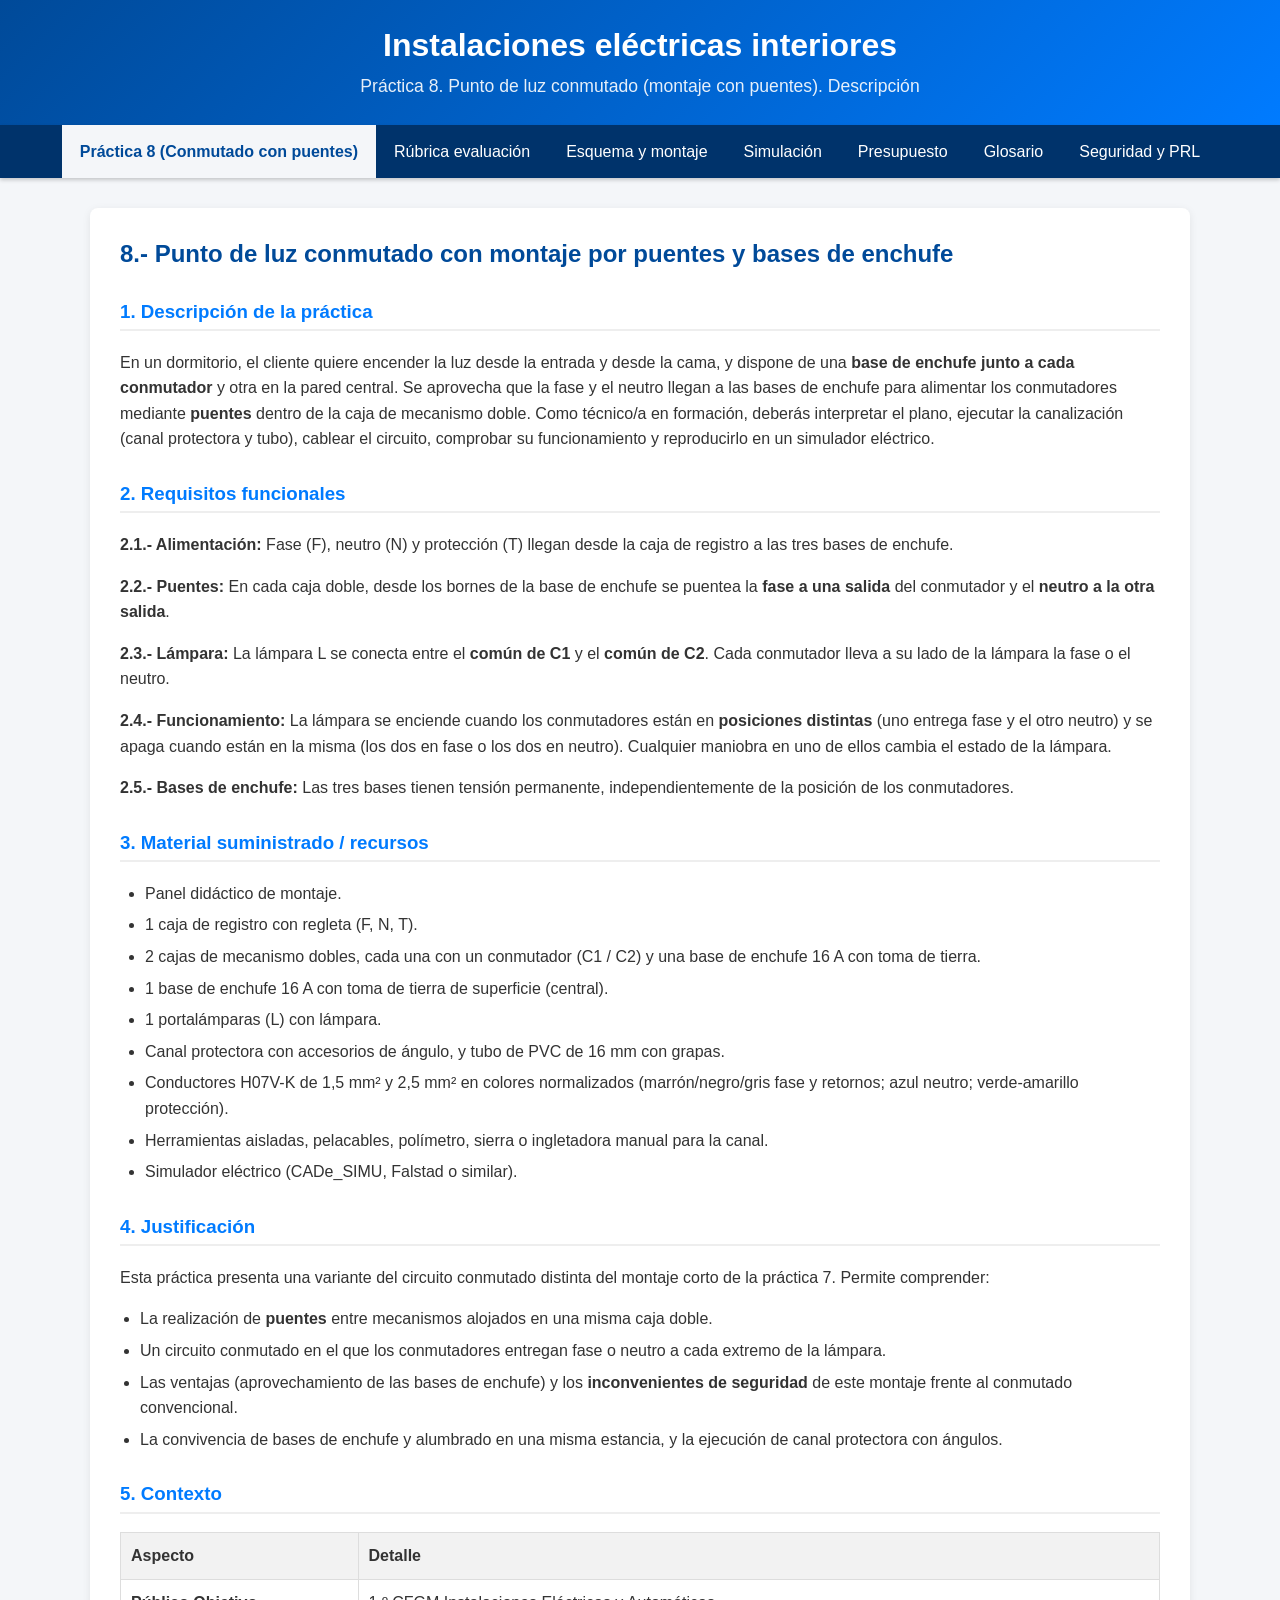
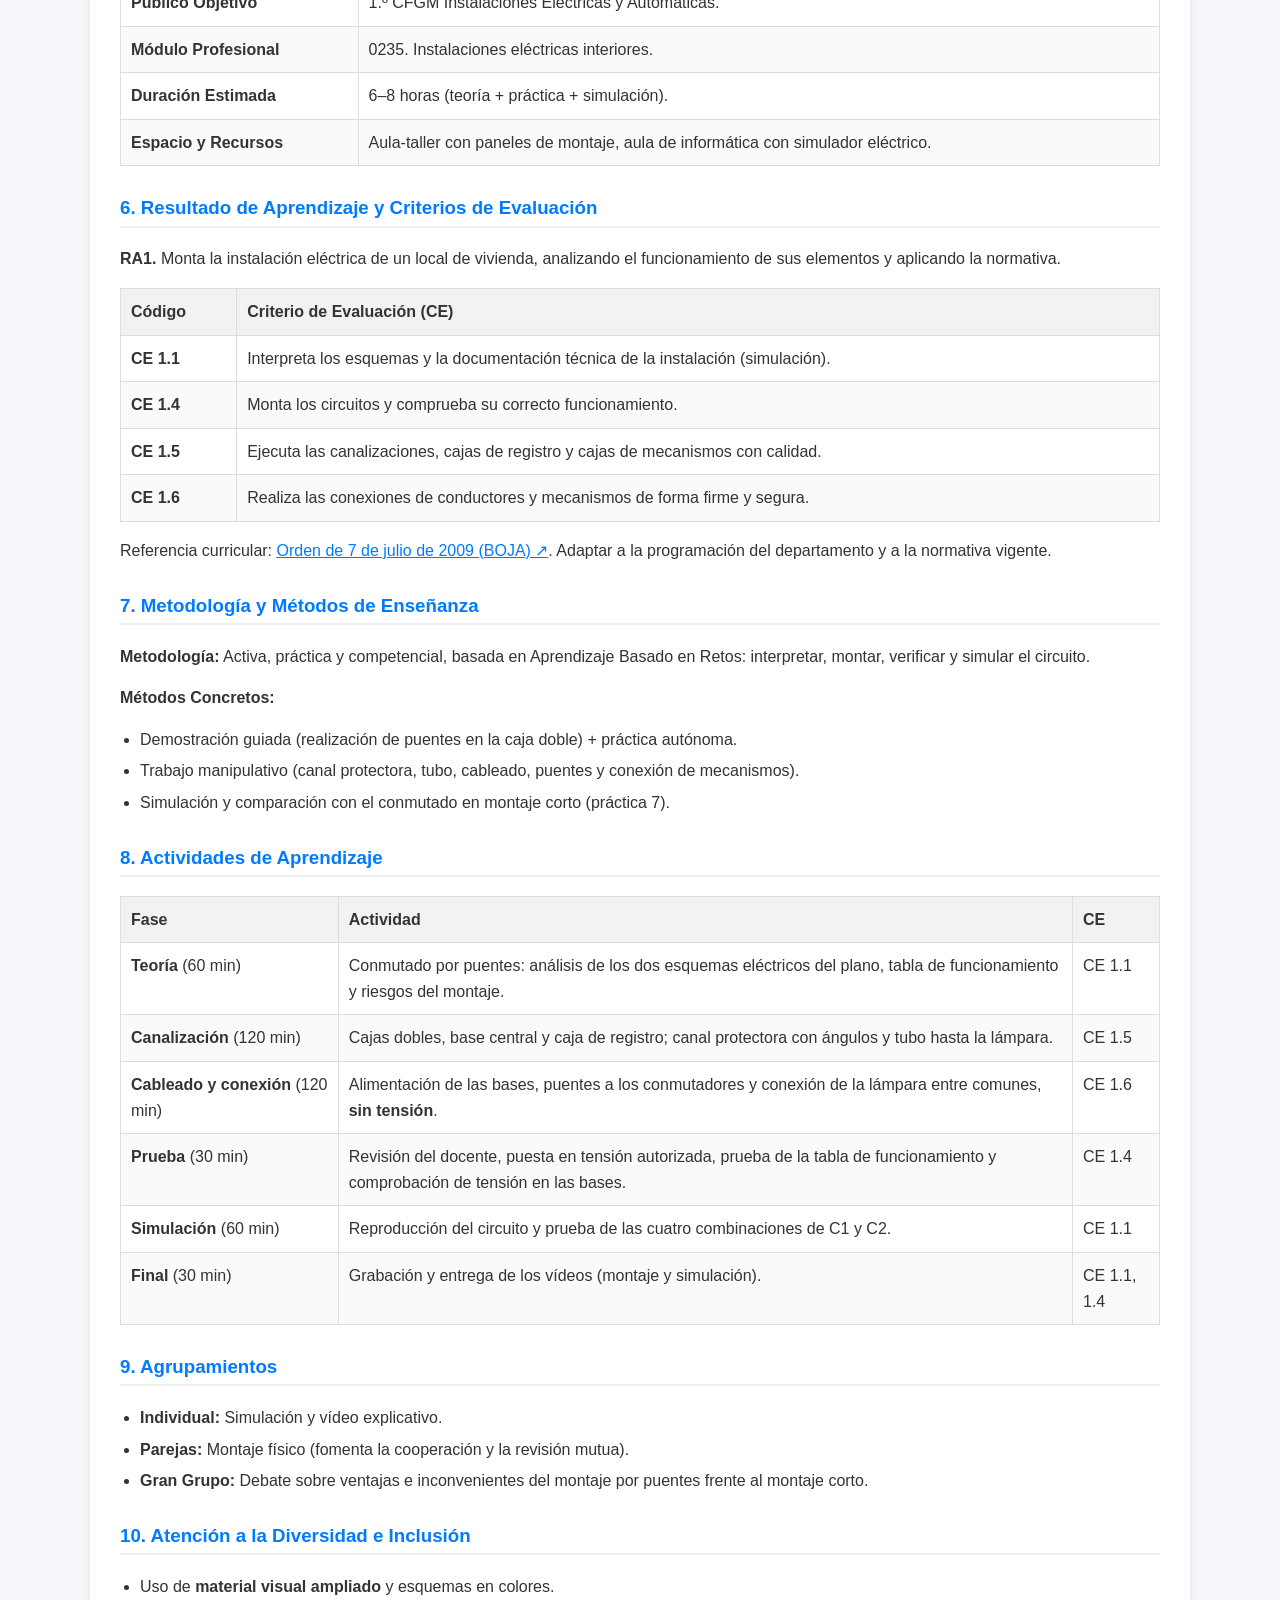
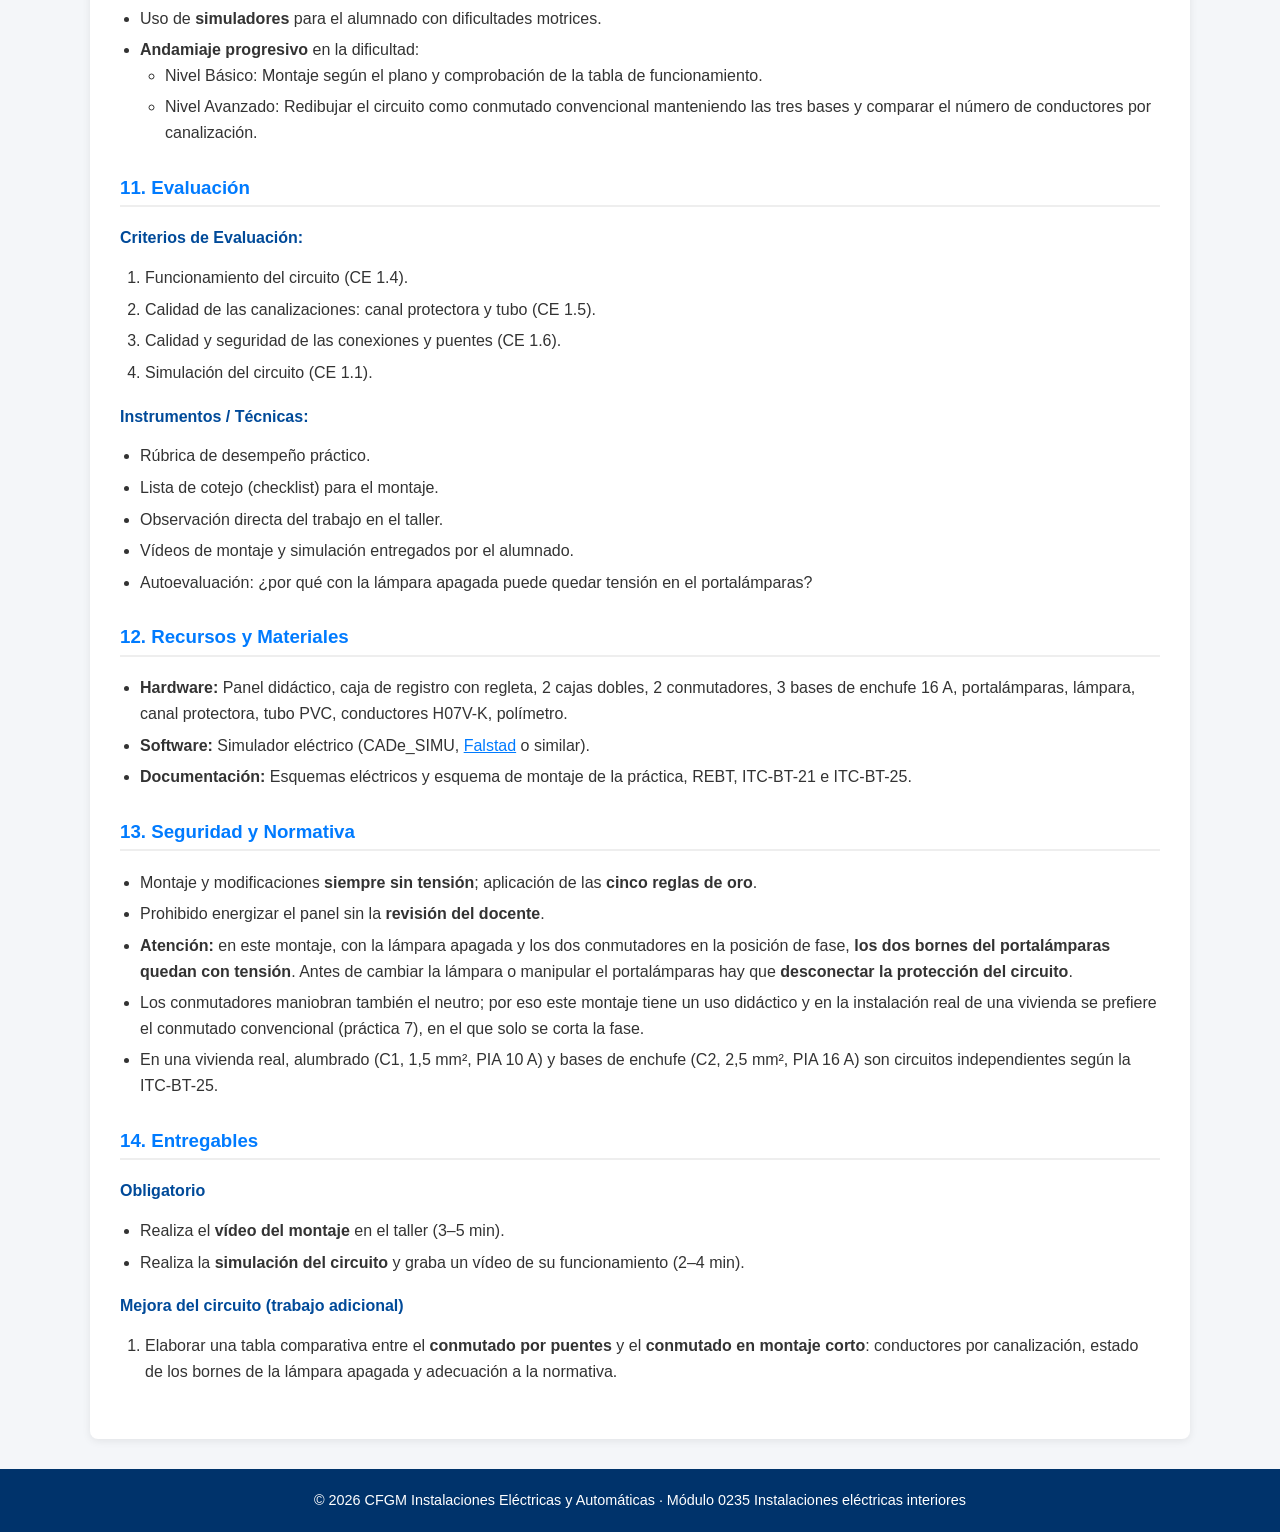
<file: index.html>
<!DOCTYPE html>
<html lang="es">
<head>
    <meta charset="UTF-8">
    <meta name="viewport" content="width=device-width, initial-scale=1.0">
    <title>Práctica 8. Punto de luz conmutado (montaje con puentes). Descripción</title>
    <link rel="stylesheet" href="css/estilos.css">
</head>
<body>

    <header>
        <h1>Instalaciones eléctricas interiores</h1>
        <p>Práctica 8. Punto de luz conmutado (montaje con puentes). Descripción</p>
    </header>

    <nav>
        <ul>
            <li class="active"><a href="index.html">Práctica 8 (Conmutado con puentes)</a></li>
            <li><a href="rubrica_8.html">Rúbrica evaluación</a></li>
            <li><a href="esquema_8.html">Esquema y montaje</a></li>
            <li><a href="simulacion_8.html">Simulación</a></li>
            <li><a href="presupuesto.html">Presupuesto</a></li>
            <li><a href="glosario.html">Glosario</a></li>
            <li><a href="prl.html">Seguridad y PRL</a></li>
        </ul>
    </nav>

    <div class="container">

        <h2>8.- Punto de luz conmutado con montaje por puentes y bases de enchufe</h2>

        <div class="section">
            <h3 class="section-header">1. Descripción de la práctica</h3>
            <p>En un dormitorio, el cliente quiere encender la luz desde la entrada y desde la cama, y dispone de una <strong>base de enchufe junto a cada conmutador</strong> y otra en la pared central.
Se aprovecha que la fase y el neutro llegan a las bases de enchufe para alimentar los conmutadores mediante <strong>puentes</strong> dentro de la caja de mecanismo doble.
Como técnico/a en formación, deberás interpretar el plano, ejecutar la canalización (canal protectora y tubo), cablear el circuito, comprobar su funcionamiento y reproducirlo en un simulador eléctrico.</p>

            <h3 class="section-header">2. Requisitos funcionales</h3>
            <p><strong>2.1.- Alimentación:</strong> Fase (F), neutro (N) y protección (T) llegan desde la caja de registro a las tres bases de enchufe.</p>
            <p><strong>2.2.- Puentes:</strong> En cada caja doble, desde los bornes de la base de enchufe se puentea la <strong>fase a una salida</strong> del conmutador y el <strong>neutro a la otra salida</strong>.</p>
            <p><strong>2.3.- Lámpara:</strong> La lámpara L se conecta entre el <strong>común de C1</strong> y el <strong>común de C2</strong>. Cada conmutador lleva a su lado de la lámpara la fase o el neutro.</p>
            <p><strong>2.4.- Funcionamiento:</strong> La lámpara se enciende cuando los conmutadores están en <strong>posiciones distintas</strong> (uno entrega fase y el otro neutro) y se apaga cuando están en la misma (los dos en fase o los dos en neutro). Cualquier maniobra en uno de ellos cambia el estado de la lámpara.</p>
            <p><strong>2.5.- Bases de enchufe:</strong> Las tres bases tienen tensión permanente, independientemente de la posición de los conmutadores.</p>

            <h3 class="section-header">3. Material suministrado / recursos</h3>
            <ul>
                <li>Panel didáctico de montaje.</li>
                <li>1 caja de registro con regleta (F, N, T).</li>
                <li>2 cajas de mecanismo dobles, cada una con un conmutador (C1 / C2) y una base de enchufe 16 A con toma de tierra.</li>
                <li>1 base de enchufe 16 A con toma de tierra de superficie (central).</li>
                <li>1 portalámparas (L) con lámpara.</li>
                <li>Canal protectora con accesorios de ángulo, y tubo de PVC de 16 mm con grapas.</li>
                <li>Conductores H07V-K de 1,5 mm² y 2,5 mm² en colores normalizados (marrón/negro/gris fase y retornos; azul neutro; verde-amarillo protección).</li>
                <li>Herramientas aisladas, pelacables, polímetro, sierra o ingletadora manual para la canal.</li>
                <li>Simulador eléctrico (CADe_SIMU, Falstad o similar).</li>
            </ul>
        </div>

        <div class="section">
            <h3 class="section-header">4. Justificación</h3>
            <p>Esta práctica presenta una variante del circuito conmutado distinta del montaje corto de la práctica 7. Permite comprender:</p>
            <ul class="list-indented">
                <li>La realización de <strong>puentes</strong> entre mecanismos alojados en una misma caja doble.</li>
                <li>Un circuito conmutado en el que los conmutadores entregan fase o neutro a cada extremo de la lámpara.</li>
                <li>Las ventajas (aprovechamiento de las bases de enchufe) y los <strong>inconvenientes de seguridad</strong> de este montaje frente al conmutado convencional.</li>
                <li>La convivencia de bases de enchufe y alumbrado en una misma estancia, y la ejecución de canal protectora con ángulos.</li>
            </ul>
        </div>

        <div class="section">
            <h3 class="section-header">5. Contexto</h3>
            <table>
                <thead><tr><th>Aspecto</th><th>Detalle</th></tr></thead>
                <tbody>
                    <tr><td><strong>Público Objetivo</strong></td><td>1.º CFGM Instalaciones Eléctricas y Automáticas.</td></tr>
                    <tr><td><strong>Módulo Profesional</strong></td><td>0235. Instalaciones eléctricas interiores.</td></tr>
                    <tr><td><strong>Duración Estimada</strong></td><td>6–8 horas (teoría + práctica + simulación).</td></tr>
                    <tr><td><strong>Espacio y Recursos</strong></td><td>Aula-taller con paneles de montaje, aula de informática con simulador eléctrico.</td></tr>
                </tbody>
            </table>
        </div>

        <div class="section">
            <h3 class="section-header">6. Resultado de Aprendizaje y Criterios de Evaluación</h3>
            <p><strong>RA1.</strong> Monta la instalación eléctrica de un local de vivienda, analizando el funcionamiento de sus elementos y aplicando la normativa.</p>
            <table>
                <thead><tr><th>Código</th><th>Criterio de Evaluación (CE)</th></tr></thead>
                <tbody>
                    <tr><td><strong>CE 1.1</strong></td><td>Interpreta los esquemas y la documentación técnica de la instalación (simulación).</td></tr>
                    <tr><td><strong>CE 1.4</strong></td><td>Monta los circuitos y comprueba su correcto funcionamiento.</td></tr>
                    <tr><td><strong>CE 1.5</strong></td><td>Ejecuta las canalizaciones, cajas de registro y cajas de mecanismos con calidad.</td></tr>
                    <tr><td><strong>CE 1.6</strong></td><td>Realiza las conexiones de conductores y mecanismos de forma firme y segura.</td></tr>
                </tbody>
            </table>
            <p>Referencia curricular: <a href="https://www.juntadeandalucia.es/boja/2009/164/1" target="_blank" rel="noopener noreferrer">Orden de 7 de julio de 2009 (BOJA) ↗</a>. Adaptar a la programación del departamento y a la normativa vigente.</p>
        </div>

        <div class="section">
            <h3 class="section-header">7. Metodología y Métodos de Enseñanza</h3>
            <p><strong>Metodología:</strong> Activa, práctica y competencial, basada en Aprendizaje Basado en Retos: interpretar, montar, verificar y simular el circuito.</p>
            <p><strong>Métodos Concretos:</strong></p>
            <ul class="list-indented">
                <li>Demostración guiada (realización de puentes en la caja doble) + práctica autónoma.</li>
                <li>Trabajo manipulativo (canal protectora, tubo, cableado, puentes y conexión de mecanismos).</li>
                <li>Simulación y comparación con el conmutado en montaje corto (práctica 7).</li>
            </ul>
        </div>

        <div class="section">
            <h3 class="section-header">8. Actividades de Aprendizaje</h3>
            <table>
                <thead><tr><th>Fase</th><th>Actividad</th><th>CE</th></tr></thead>
                <tbody>
                    <tr><td><strong>Teoría</strong> (60 min)</td><td>Conmutado por puentes: análisis de los dos esquemas eléctricos del plano, tabla de funcionamiento y riesgos del montaje.</td><td>CE 1.1</td></tr>
                    <tr><td><strong>Canalización</strong> (120 min)</td><td>Cajas dobles, base central y caja de registro; canal protectora con ángulos y tubo hasta la lámpara.</td><td>CE 1.5</td></tr>
                    <tr><td><strong>Cableado y conexión</strong> (120 min)</td><td>Alimentación de las bases, puentes a los conmutadores y conexión de la lámpara entre comunes, <strong>sin tensión</strong>.</td><td>CE 1.6</td></tr>
                    <tr><td><strong>Prueba</strong> (30 min)</td><td>Revisión del docente, puesta en tensión autorizada, prueba de la tabla de funcionamiento y comprobación de tensión en las bases.</td><td>CE 1.4</td></tr>
                    <tr><td><strong>Simulación</strong> (60 min)</td><td>Reproducción del circuito y prueba de las cuatro combinaciones de C1 y C2.</td><td>CE 1.1</td></tr>
                    <tr><td><strong>Final</strong> (30 min)</td><td>Grabación y entrega de los vídeos (montaje y simulación).</td><td>CE 1.1, 1.4</td></tr>
                </tbody>
            </table>
        </div>

        <div class="section">
            <h3 class="section-header">9. Agrupamientos</h3>
            <ul class="list-indented">
                <li><strong>Individual:</strong> Simulación y vídeo explicativo.</li>
                <li><strong>Parejas:</strong> Montaje físico (fomenta la cooperación y la revisión mutua).</li>
                <li><strong>Gran Grupo:</strong> Debate sobre ventajas e inconvenientes del montaje por puentes frente al montaje corto.</li>
            </ul>
        </div>

        <div class="section">
            <h3 class="section-header">10. Atención a la Diversidad e Inclusión</h3>
            <ul class="list-indented">
                <li>Uso de <strong>material visual ampliado</strong> y esquemas en colores.</li>
                <li>Uso de <strong>simuladores</strong> para el alumnado con dificultades motrices.</li>
                <li><strong>Andamiaje progresivo</strong> en la dificultad:
                    <ul>
                        <li>Nivel Básico: Montaje según el plano y comprobación de la tabla de funcionamiento.</li>
                        <li>Nivel Avanzado: Redibujar el circuito como conmutado convencional manteniendo las tres bases y comparar el número de conductores por canalización.</li>
                    </ul>
                </li>
            </ul>
        </div>

        <div class="section">
            <h3 class="section-header">11. Evaluación</h3>
            <h4>Criterios de Evaluación:</h4>
            <ol>
                <li>Funcionamiento del circuito (CE 1.4).</li>
                <li>Calidad de las canalizaciones: canal protectora y tubo (CE 1.5).</li>
                <li>Calidad y seguridad de las conexiones y puentes (CE 1.6).</li>
                <li>Simulación del circuito (CE 1.1).</li>
            </ol>
            <h4>Instrumentos / Técnicas:</h4>
            <ul class="list-indented">
                <li>Rúbrica de desempeño práctico.</li>
                <li>Lista de cotejo (checklist) para el montaje.</li>
                <li>Observación directa del trabajo en el taller.</li>
                <li>Vídeos de montaje y simulación entregados por el alumnado.</li>
                <li>Autoevaluación: ¿por qué con la lámpara apagada puede quedar tensión en el portalámparas?</li>
            </ul>
        </div>

        <div class="section">
            <h3 class="section-header">12. Recursos y Materiales</h3>
            <ul class="list-indented">
                <li><strong>Hardware:</strong> Panel didáctico, caja de registro con regleta, 2 cajas dobles, 2 conmutadores, 3 bases de enchufe 16 A, portalámparas, lámpara, canal protectora, tubo PVC, conductores H07V-K, polímetro.</li>
                <li><strong>Software:</strong> Simulador eléctrico (CADe_SIMU, <a href="https://www.falstad.com/circuit/" target="_blank" rel="noopener noreferrer">Falstad</a> o similar).</li>
                <li><strong>Documentación:</strong> Esquemas eléctricos y esquema de montaje de la práctica, REBT, ITC-BT-21 e ITC-BT-25.</li>
            </ul>
        </div>

        <div class="section">
            <h3 class="section-header">13. Seguridad y Normativa</h3>
            <ul class="list-indented">
                <li>Montaje y modificaciones <strong>siempre sin tensión</strong>; aplicación de las <strong>cinco reglas de oro</strong>.</li>
                <li>Prohibido energizar el panel sin la <strong>revisión del docente</strong>.</li>
                <li><strong>Atención:</strong> en este montaje, con la lámpara apagada y los dos conmutadores en la posición de fase, <strong>los dos bornes del portalámparas quedan con tensión</strong>. Antes de cambiar la lámpara o manipular el portalámparas hay que <strong>desconectar la protección del circuito</strong>.</li>
                <li>Los conmutadores maniobran también el neutro; por eso este montaje tiene un uso didáctico y en la instalación real de una vivienda se prefiere el conmutado convencional (práctica 7), en el que solo se corta la fase.</li>
                <li>En una vivienda real, alumbrado (C1, 1,5 mm², PIA 10 A) y bases de enchufe (C2, 2,5 mm², PIA 16 A) son circuitos independientes según la ITC-BT-25.</li>
            </ul>
        </div>

        <div class="section">
            <h3 class="section-header">14. Entregables</h3>
            <h4>Obligatorio</h4>
            <ul class="list-indented">
                <li>Realiza el <strong>vídeo del montaje</strong> en el taller (3–5 min).</li>
                <li>Realiza la <strong>simulación del circuito</strong> y graba un vídeo de su funcionamiento (2–4 min).</li>
            </ul>
            <h4>Mejora del circuito (trabajo adicional)</h4>
            <ol>
                <li>Elaborar una tabla comparativa entre el <strong>conmutado por puentes</strong> y el <strong>conmutado en montaje corto</strong>: conductores por canalización, estado de los bornes de la lámpara apagada y adecuación a la normativa.</li>
            </ol>
        </div>

    </div>

    <footer>
        <p>&copy; 2026 CFGM Instalaciones Eléctricas y Automáticas · Módulo 0235 Instalaciones eléctricas interiores</p>
    </footer>

</body>
</html>
</file>
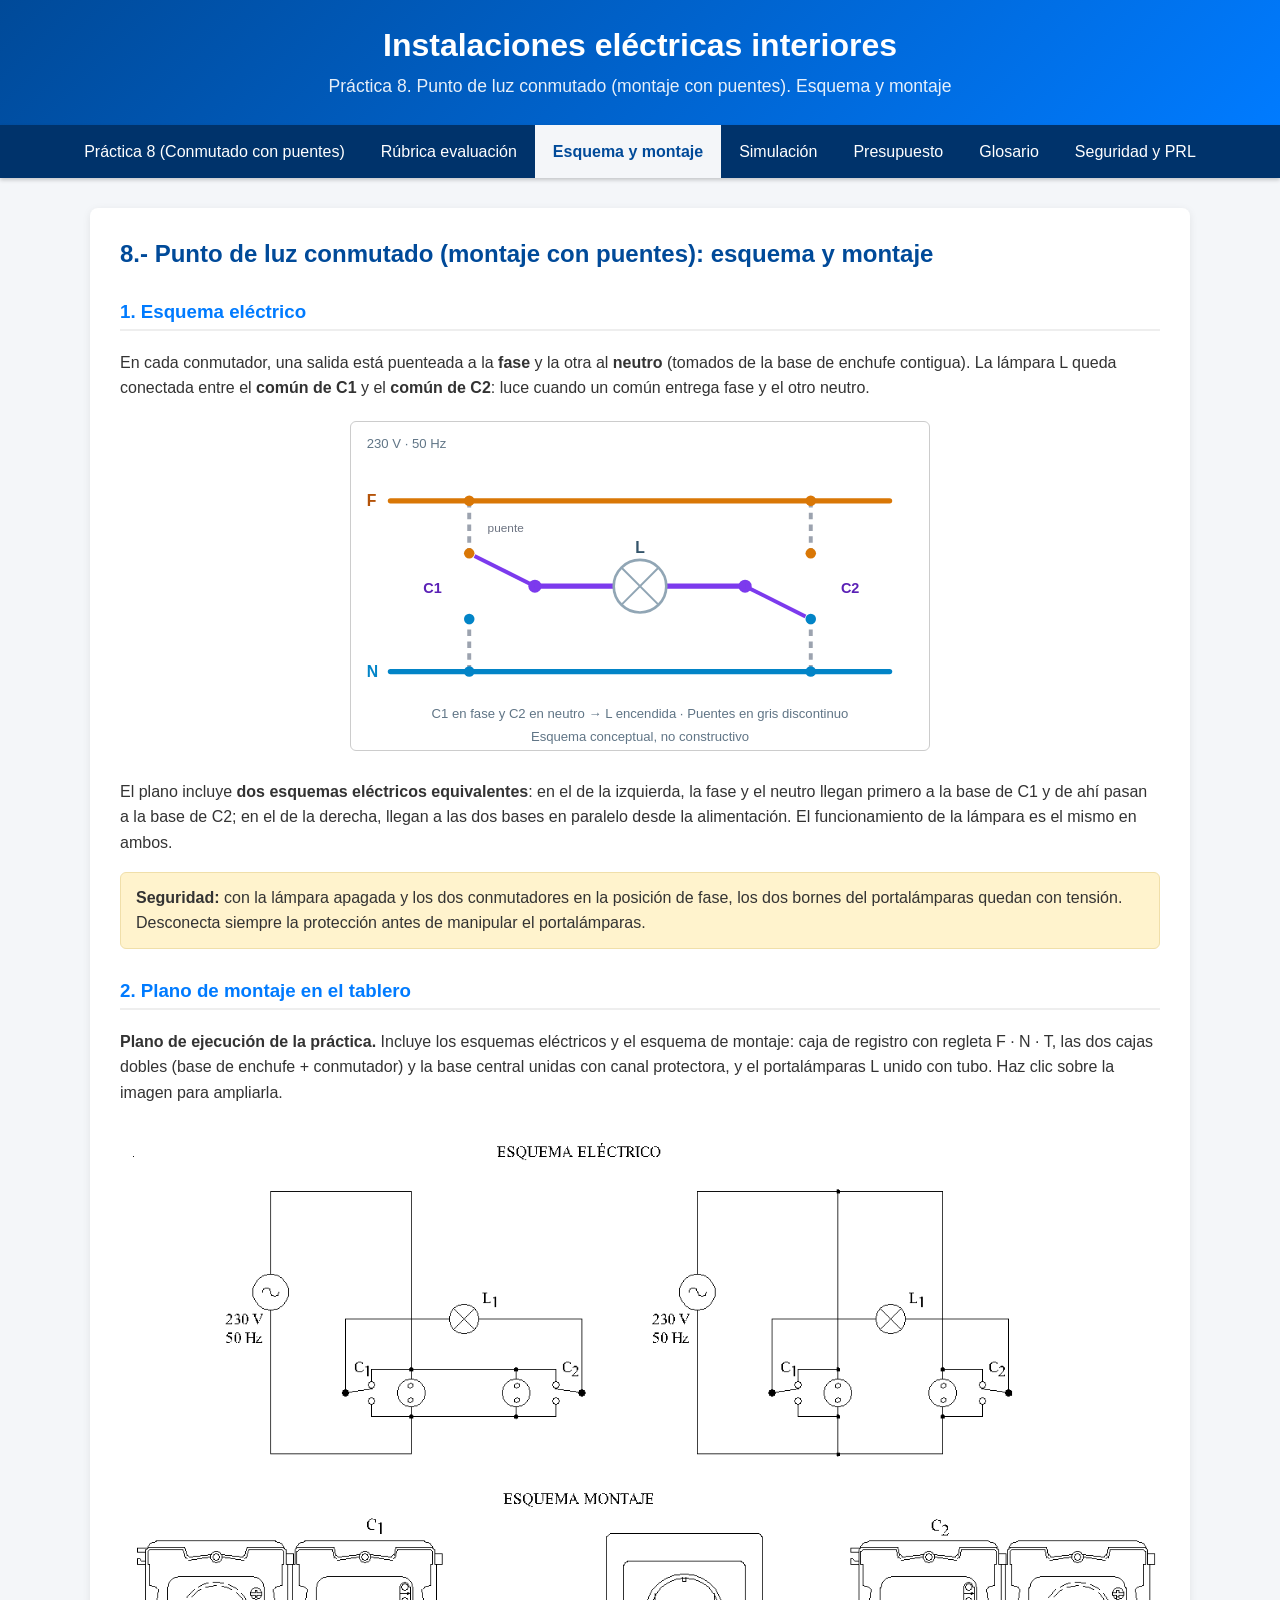
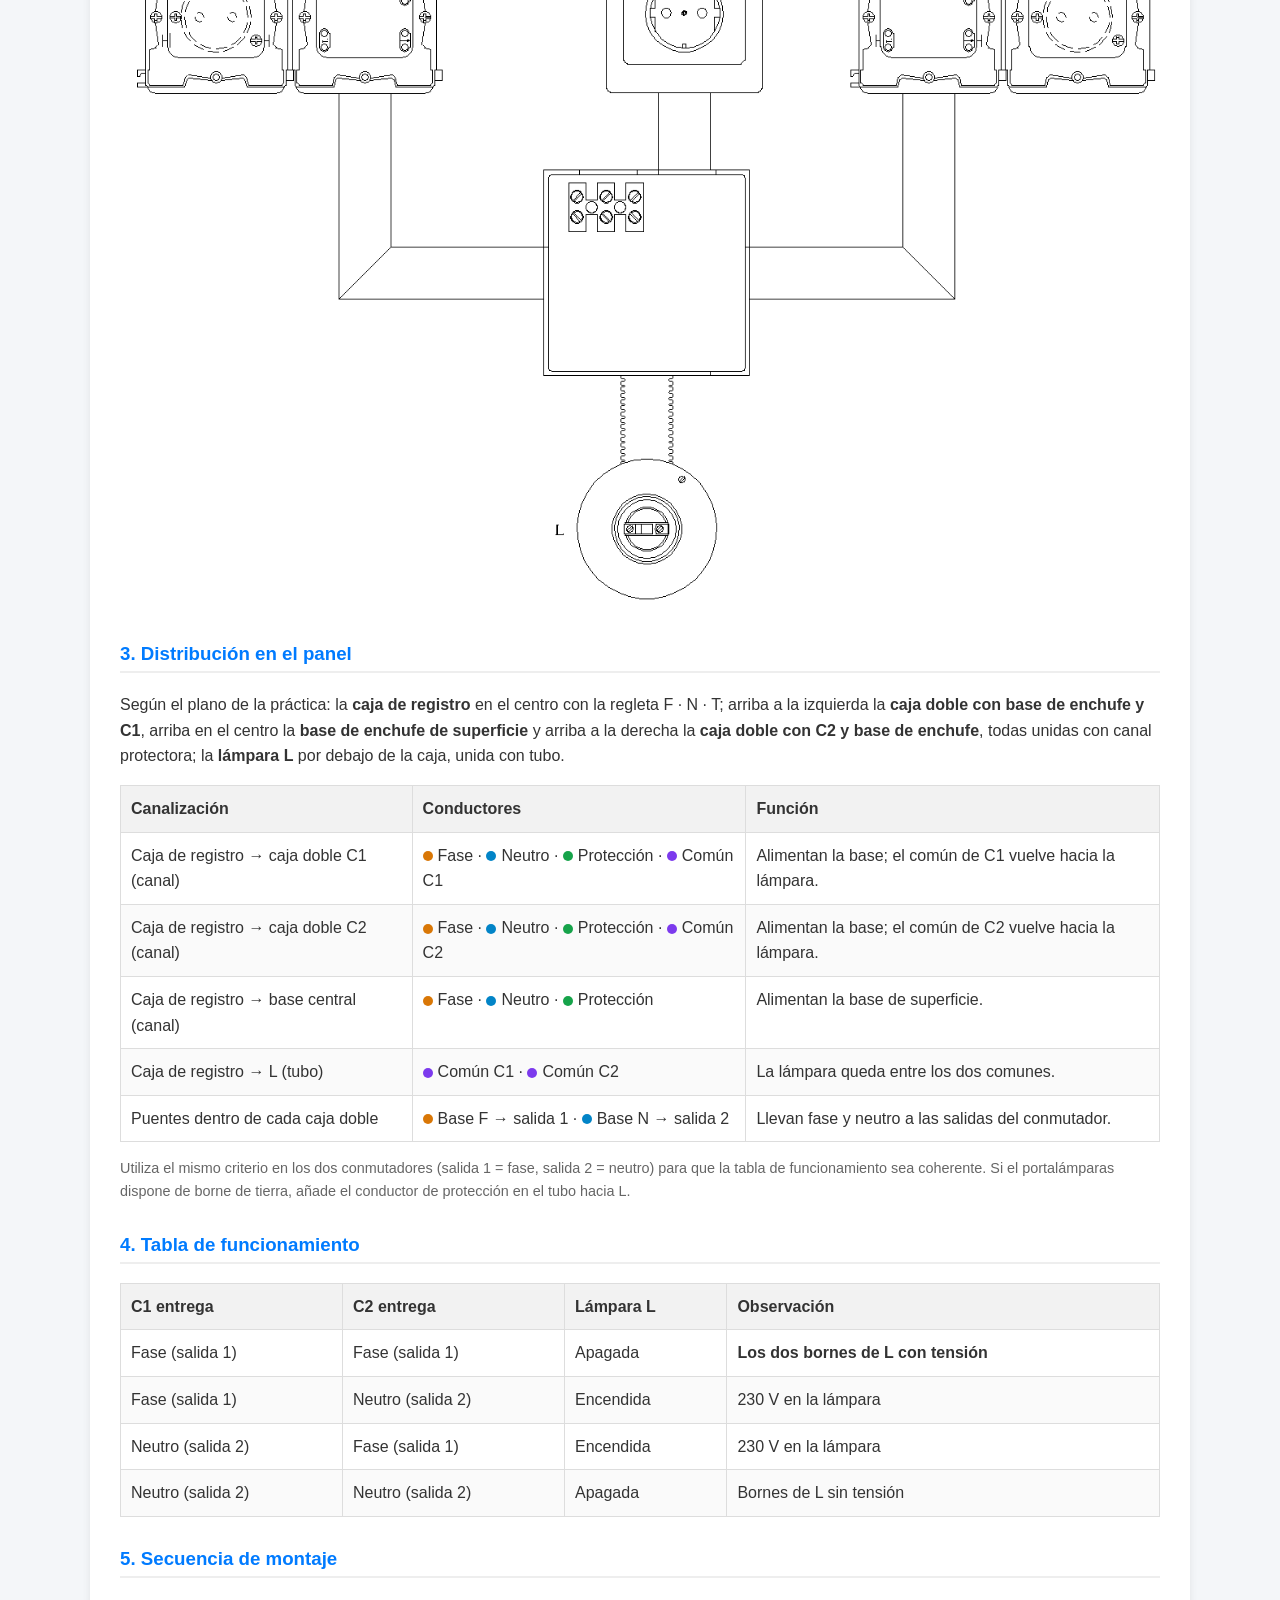
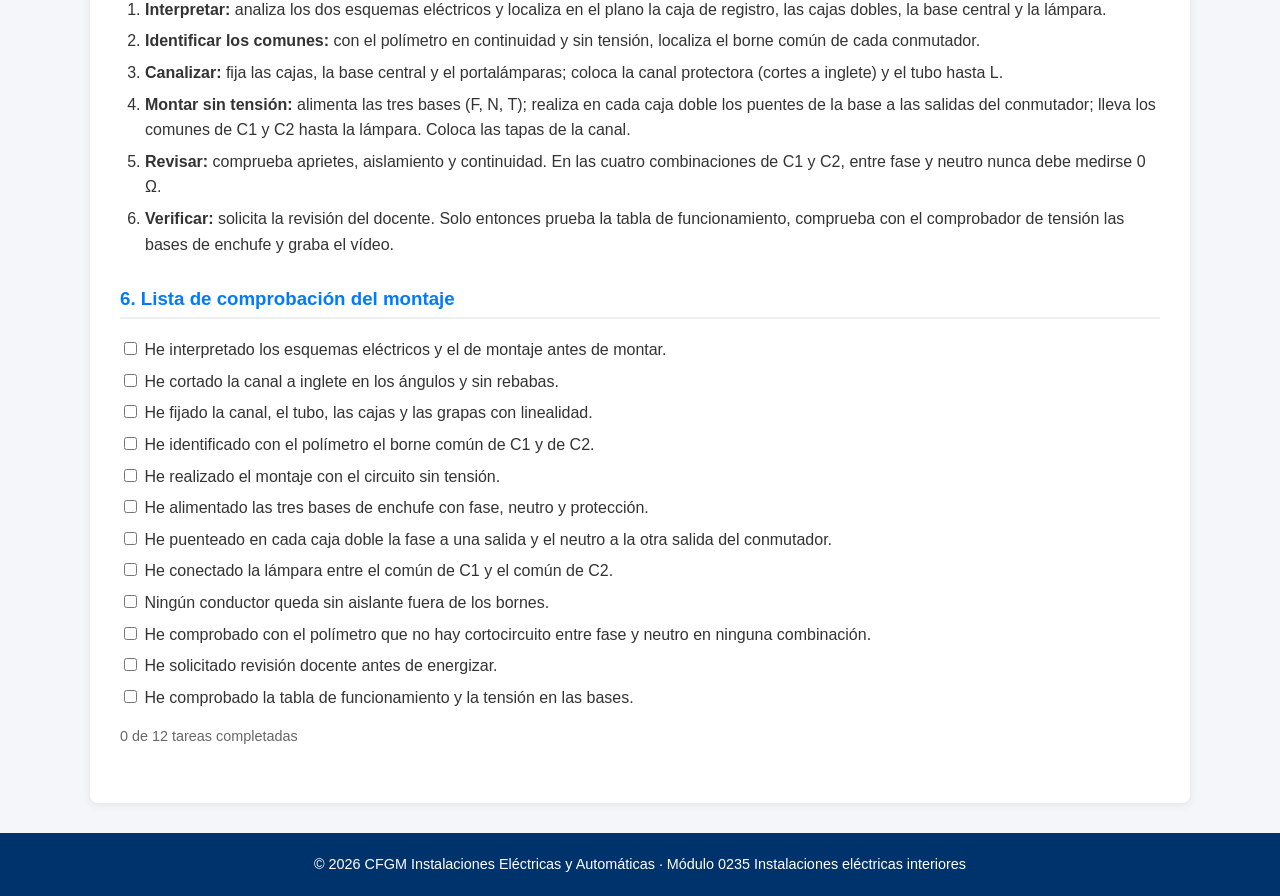
<file: esquema_8.html>
<!DOCTYPE html>
<html lang="es">
<head>
    <meta charset="UTF-8">
    <meta name="viewport" content="width=device-width, initial-scale=1.0">
    <title>Práctica 8. Punto de luz conmutado (montaje con puentes). Esquema y montaje</title>
    <link rel="stylesheet" href="css/estilos.css">
</head>
<body>

    <header>
        <h1>Instalaciones eléctricas interiores</h1>
        <p>Práctica 8. Punto de luz conmutado (montaje con puentes). Esquema y montaje</p>
    </header>

    <nav>
        <ul>
            <li><a href="index.html">Práctica 8 (Conmutado con puentes)</a></li>
            <li><a href="rubrica_8.html">Rúbrica evaluación</a></li>
            <li class="active"><a href="esquema_8.html">Esquema y montaje</a></li>
            <li><a href="simulacion_8.html">Simulación</a></li>
            <li><a href="presupuesto.html">Presupuesto</a></li>
            <li><a href="glosario.html">Glosario</a></li>
            <li><a href="prl.html">Seguridad y PRL</a></li>
        </ul>
    </nav>

    <div class="container">

        <h2>8.- Punto de luz conmutado (montaje con puentes): esquema y montaje</h2>

        <div class="section">
            <h3 class="section-header">1. Esquema eléctrico</h3>
            <p>En cada conmutador, una salida está puenteada a la <strong>fase</strong> y la otra al <strong>neutro</strong> (tomados de la base de enchufe contigua). La lámpara L queda conectada entre el <strong>común de C1</strong> y el <strong>común de C2</strong>: luce cuando un común entrega fase y el otro neutro.</p>
            <div class="automata-image">
            <svg viewBox="0 0 440 250" style="width:100%;max-width:580px;background:#fff;border:1px solid #ccc;border-radius:6px" role="img" aria-label="Esquema del conmutado por puentes">
                <text x="12" y="20" fill="#607586" font-size="10">230 V · 50 Hz</text>
                <path d="M30 60 H410" fill="none" stroke="#d97706" stroke-width="4" stroke-linecap="round"/>
                <text x="12" y="64" fill="#b45309" font-size="12" font-weight="700">F</text>
                <path d="M30 190 H410" fill="none" stroke="#0284c7" stroke-width="4" stroke-linecap="round"/>
                <text x="12" y="194" fill="#0284c7" font-size="12" font-weight="700">N</text>
                <!-- C1 -->
                <path d="M90 60 V100 M90 190 V150" fill="none" stroke="#9ca3af" stroke-width="3" stroke-dasharray="5 4"/>
                <circle cx="90" cy="60" r="4" fill="#d97706"/><circle cx="90" cy="190" r="4" fill="#0284c7"/>
                <circle cx="90" cy="100" r="4" fill="#d97706"/><circle cx="90" cy="150" r="4" fill="#0284c7"/>
                <circle cx="140" cy="125" r="5" fill="#7c3aed"/>
                <path d="M140 125 L94 102" stroke="#7c3aed" stroke-width="3" fill="none"/>
                <text x="62" y="130" text-anchor="middle" font-size="11" fill="#5b21b6" font-weight="700">C1</text>
                <text x="104" y="84" font-size="9" fill="#6b7280">puente</text>
                <!-- C2 -->
                <path d="M350 60 V100 M350 190 V150" fill="none" stroke="#9ca3af" stroke-width="3" stroke-dasharray="5 4"/>
                <circle cx="350" cy="60" r="4" fill="#d97706"/><circle cx="350" cy="190" r="4" fill="#0284c7"/>
                <circle cx="350" cy="100" r="4" fill="#d97706"/><circle cx="350" cy="150" r="4" fill="#0284c7"/>
                <circle cx="300" cy="125" r="5" fill="#7c3aed"/>
                <path d="M300 125 L346 148" stroke="#7c3aed" stroke-width="3" fill="none"/>
                <text x="380" y="130" text-anchor="middle" font-size="11" fill="#5b21b6" font-weight="700">C2</text>
                <!-- lámpara entre comunes -->
                <path d="M140 125 H200 M240 125 H300" fill="none" stroke="#7c3aed" stroke-width="4"/>
                <circle cx="220" cy="125" r="20" fill="#fff" stroke="#91a6b5" stroke-width="2"/>
                <path d="M206 111 L234 139 M234 111 L206 139" stroke="#91a6b5" stroke-width="1.5"/>
                <text x="220" y="100" text-anchor="middle" font-size="12" fill="#34546a" font-weight="700">L</text>
                <text x="220" y="225" text-anchor="middle" font-size="10" fill="#607586">C1 en fase y C2 en neutro → L encendida · Puentes en gris discontinuo</text>
                <text x="220" y="243" text-anchor="middle" font-size="10" fill="#607586">Esquema conceptual, no constructivo</text>
            </svg>
            </div>
            <p>El plano incluye <strong>dos esquemas eléctricos equivalentes</strong>: en el de la izquierda, la fase y el neutro llegan primero a la base de C1 y de ahí pasan a la base de C2; en el de la derecha, llegan a las dos bases en paralelo desde la alimentación. El funcionamiento de la lámpara es el mismo en ambos.</p>
            <div class="aviso"><strong>Seguridad:</strong> con la lámpara apagada y los dos conmutadores en la posición de fase, los dos bornes del portalámparas quedan con tensión. Desconecta siempre la protección antes de manipular el portalámparas.</div>
        </div>

        <div class="section">
            <h3 class="section-header">2. Plano de montaje en el tablero</h3>
            <p><strong>Plano de ejecución de la práctica.</strong> Incluye los esquemas eléctricos y el esquema de montaje: caja de registro con regleta F · N · T, las dos cajas dobles (base de enchufe + conmutador) y la base central unidas con canal protectora, y el portalámparas L unido con tubo. Haz clic sobre la imagen para ampliarla.</p>
            <div class="automata-image">
                <img id="myImg" class="plano-ancho" src="images_8/circuito_8.png" alt="Plano de montaje: punto de luz conmutado con montaje por puentes" style="cursor: pointer;">
            </div>
        </div>

        <div class="section">
            <h3 class="section-header">3. Distribución en el panel</h3>
            <p>Según el plano de la práctica: la <strong>caja de registro</strong> en el centro con la regleta F · N · T; arriba a la izquierda la <strong>caja doble con base de enchufe y C1</strong>, arriba en el centro la <strong>base de enchufe de superficie</strong> y arriba a la derecha la <strong>caja doble con C2 y base de enchufe</strong>, todas unidas con canal protectora; la <strong>lámpara L</strong> por debajo de la caja, unida con tubo.</p>
            <table>
                <thead><tr><th>Canalización</th><th>Conductores</th><th>Función</th></tr></thead>
                <tbody>
                    <tr><td>Caja de registro → caja doble C1 (canal)</td><td><span style="display:inline-block;width:10px;height:10px;border-radius:50%;margin-right:5px;vertical-align:middle;background:#d97706"></span>Fase · <span style="display:inline-block;width:10px;height:10px;border-radius:50%;margin-right:5px;vertical-align:middle;background:#0284c7"></span>Neutro · <span style="display:inline-block;width:10px;height:10px;border-radius:50%;margin-right:5px;vertical-align:middle;background:#16a34a"></span>Protección · <span style="display:inline-block;width:10px;height:10px;border-radius:50%;margin-right:5px;vertical-align:middle;background:#7c3aed"></span>Común C1</td><td>Alimentan la base; el común de C1 vuelve hacia la lámpara.</td></tr>
                    <tr><td>Caja de registro → caja doble C2 (canal)</td><td><span style="display:inline-block;width:10px;height:10px;border-radius:50%;margin-right:5px;vertical-align:middle;background:#d97706"></span>Fase · <span style="display:inline-block;width:10px;height:10px;border-radius:50%;margin-right:5px;vertical-align:middle;background:#0284c7"></span>Neutro · <span style="display:inline-block;width:10px;height:10px;border-radius:50%;margin-right:5px;vertical-align:middle;background:#16a34a"></span>Protección · <span style="display:inline-block;width:10px;height:10px;border-radius:50%;margin-right:5px;vertical-align:middle;background:#7c3aed"></span>Común C2</td><td>Alimentan la base; el común de C2 vuelve hacia la lámpara.</td></tr>
                    <tr><td>Caja de registro → base central (canal)</td><td><span style="display:inline-block;width:10px;height:10px;border-radius:50%;margin-right:5px;vertical-align:middle;background:#d97706"></span>Fase · <span style="display:inline-block;width:10px;height:10px;border-radius:50%;margin-right:5px;vertical-align:middle;background:#0284c7"></span>Neutro · <span style="display:inline-block;width:10px;height:10px;border-radius:50%;margin-right:5px;vertical-align:middle;background:#16a34a"></span>Protección</td><td>Alimentan la base de superficie.</td></tr>
                    <tr><td>Caja de registro → L (tubo)</td><td><span style="display:inline-block;width:10px;height:10px;border-radius:50%;margin-right:5px;vertical-align:middle;background:#7c3aed"></span>Común C1 · <span style="display:inline-block;width:10px;height:10px;border-radius:50%;margin-right:5px;vertical-align:middle;background:#7c3aed"></span>Común C2</td><td>La lámpara queda entre los dos comunes.</td></tr>
                    <tr><td>Puentes dentro de cada caja doble</td><td><span style="display:inline-block;width:10px;height:10px;border-radius:50%;margin-right:5px;vertical-align:middle;background:#d97706"></span>Base F → salida 1 · <span style="display:inline-block;width:10px;height:10px;border-radius:50%;margin-right:5px;vertical-align:middle;background:#0284c7"></span>Base N → salida 2</td><td>Llevan fase y neutro a las salidas del conmutador.</td></tr>
                </tbody>
            </table>
            <p style="font-size:0.9em;color:#666">Utiliza el mismo criterio en los dos conmutadores (salida 1 = fase, salida 2 = neutro) para que la tabla de funcionamiento sea coherente. Si el portalámparas dispone de borne de tierra, añade el conductor de protección en el tubo hacia L.</p>
        </div>

        <div class="section">
            <h3 class="section-header">4. Tabla de funcionamiento</h3>
            <table>
                <thead><tr><th>C1 entrega</th><th>C2 entrega</th><th>Lámpara L</th><th>Observación</th></tr></thead>
                <tbody>
                    <tr><td>Fase (salida 1)</td><td>Fase (salida 1)</td><td>Apagada</td><td><strong>Los dos bornes de L con tensión</strong></td></tr>
                    <tr><td>Fase (salida 1)</td><td>Neutro (salida 2)</td><td>Encendida</td><td>230 V en la lámpara</td></tr>
                    <tr><td>Neutro (salida 2)</td><td>Fase (salida 1)</td><td>Encendida</td><td>230 V en la lámpara</td></tr>
                    <tr><td>Neutro (salida 2)</td><td>Neutro (salida 2)</td><td>Apagada</td><td>Bornes de L sin tensión</td></tr>
                </tbody>
            </table>
        </div>

        <div class="section">
            <h3 class="section-header">5. Secuencia de montaje</h3>
            <ol>
                <li><strong>Interpretar:</strong> analiza los dos esquemas eléctricos y localiza en el plano la caja de registro, las cajas dobles, la base central y la lámpara.</li>
                <li><strong>Identificar los comunes:</strong> con el polímetro en continuidad y sin tensión, localiza el borne común de cada conmutador.</li>
                <li><strong>Canalizar:</strong> fija las cajas, la base central y el portalámparas; coloca la canal protectora (cortes a inglete) y el tubo hasta L.</li>
                <li><strong>Montar sin tensión:</strong> alimenta las tres bases (F, N, T); realiza en cada caja doble los puentes de la base a las salidas del conmutador; lleva los comunes de C1 y C2 hasta la lámpara. Coloca las tapas de la canal.</li>
                <li><strong>Revisar:</strong> comprueba aprietes, aislamiento y continuidad. En las cuatro combinaciones de C1 y C2, entre fase y neutro nunca debe medirse 0 Ω.</li>
                <li><strong>Verificar:</strong> solicita la revisión del docente. Solo entonces prueba la tabla de funcionamiento, comprueba con el comprobador de tensión las bases de enchufe y graba el vídeo.</li>
            </ol>
        </div>

        <div class="section">
            <h3 class="section-header">6. Lista de comprobación del montaje</h3>
            <div class="checklist">
                <label><input type="checkbox"> He interpretado los esquemas eléctricos y el de montaje antes de montar.</label>
                <label><input type="checkbox"> He cortado la canal a inglete en los ángulos y sin rebabas.</label>
                <label><input type="checkbox"> He fijado la canal, el tubo, las cajas y las grapas con linealidad.</label>
                <label><input type="checkbox"> He identificado con el polímetro el borne común de C1 y de C2.</label>
                <label><input type="checkbox"> He realizado el montaje con el circuito sin tensión.</label>
                <label><input type="checkbox"> He alimentado las tres bases de enchufe con fase, neutro y protección.</label>
                <label><input type="checkbox"> He puenteado en cada caja doble la fase a una salida y el neutro a la otra salida del conmutador.</label>
                <label><input type="checkbox"> He conectado la lámpara entre el común de C1 y el común de C2.</label>
                <label><input type="checkbox"> Ningún conductor queda sin aislante fuera de los bornes.</label>
                <label><input type="checkbox"> He comprobado con el polímetro que no hay cortocircuito entre fase y neutro en ninguna combinación.</label>
                <label><input type="checkbox"> He solicitado revisión docente antes de energizar.</label>
                <label><input type="checkbox"> He comprobado la tabla de funcionamiento y la tensión en las bases.</label>
            </div>
            <p id="checkcount" style="color:#666;font-size:0.9em">0 de 12 tareas completadas</p>
        </div>

    </div>

    <footer>
        <p>&copy; 2026 CFGM Instalaciones Eléctricas y Automáticas · Módulo 0235 Instalaciones eléctricas interiores</p>
    </footer>
<div id="myModal" class="modal">
  <span class="close">&times;</span>
  <img class="modal-content" id="img01">
  <div id="caption"></div>
</div>
<script>
// Ventana modal para ampliar el plano
var modal = document.getElementById("myModal");
var img = document.getElementById("myImg");
var modalImg = document.getElementById("img01");
var captionText = document.getElementById("caption");
img.onclick = function(){ modal.style.display = "block"; modalImg.src = this.src; captionText.innerHTML = this.alt; }
document.getElementsByClassName("close")[0].onclick = function(){ modal.style.display = "none"; }
window.onclick = function(event){ if (event.target == modal) { modal.style.display = "none"; } }

// Lista de comprobación del montaje
var checks = document.querySelectorAll('.checklist input');
checks.forEach(function(c){
  c.addEventListener('change', function(){
    var n = document.querySelectorAll('.checklist input:checked').length;
    document.getElementById('checkcount').textContent = n + ' de ' + checks.length + ' tareas completadas';
  });
});
</script>
</body>
</html>
</file>
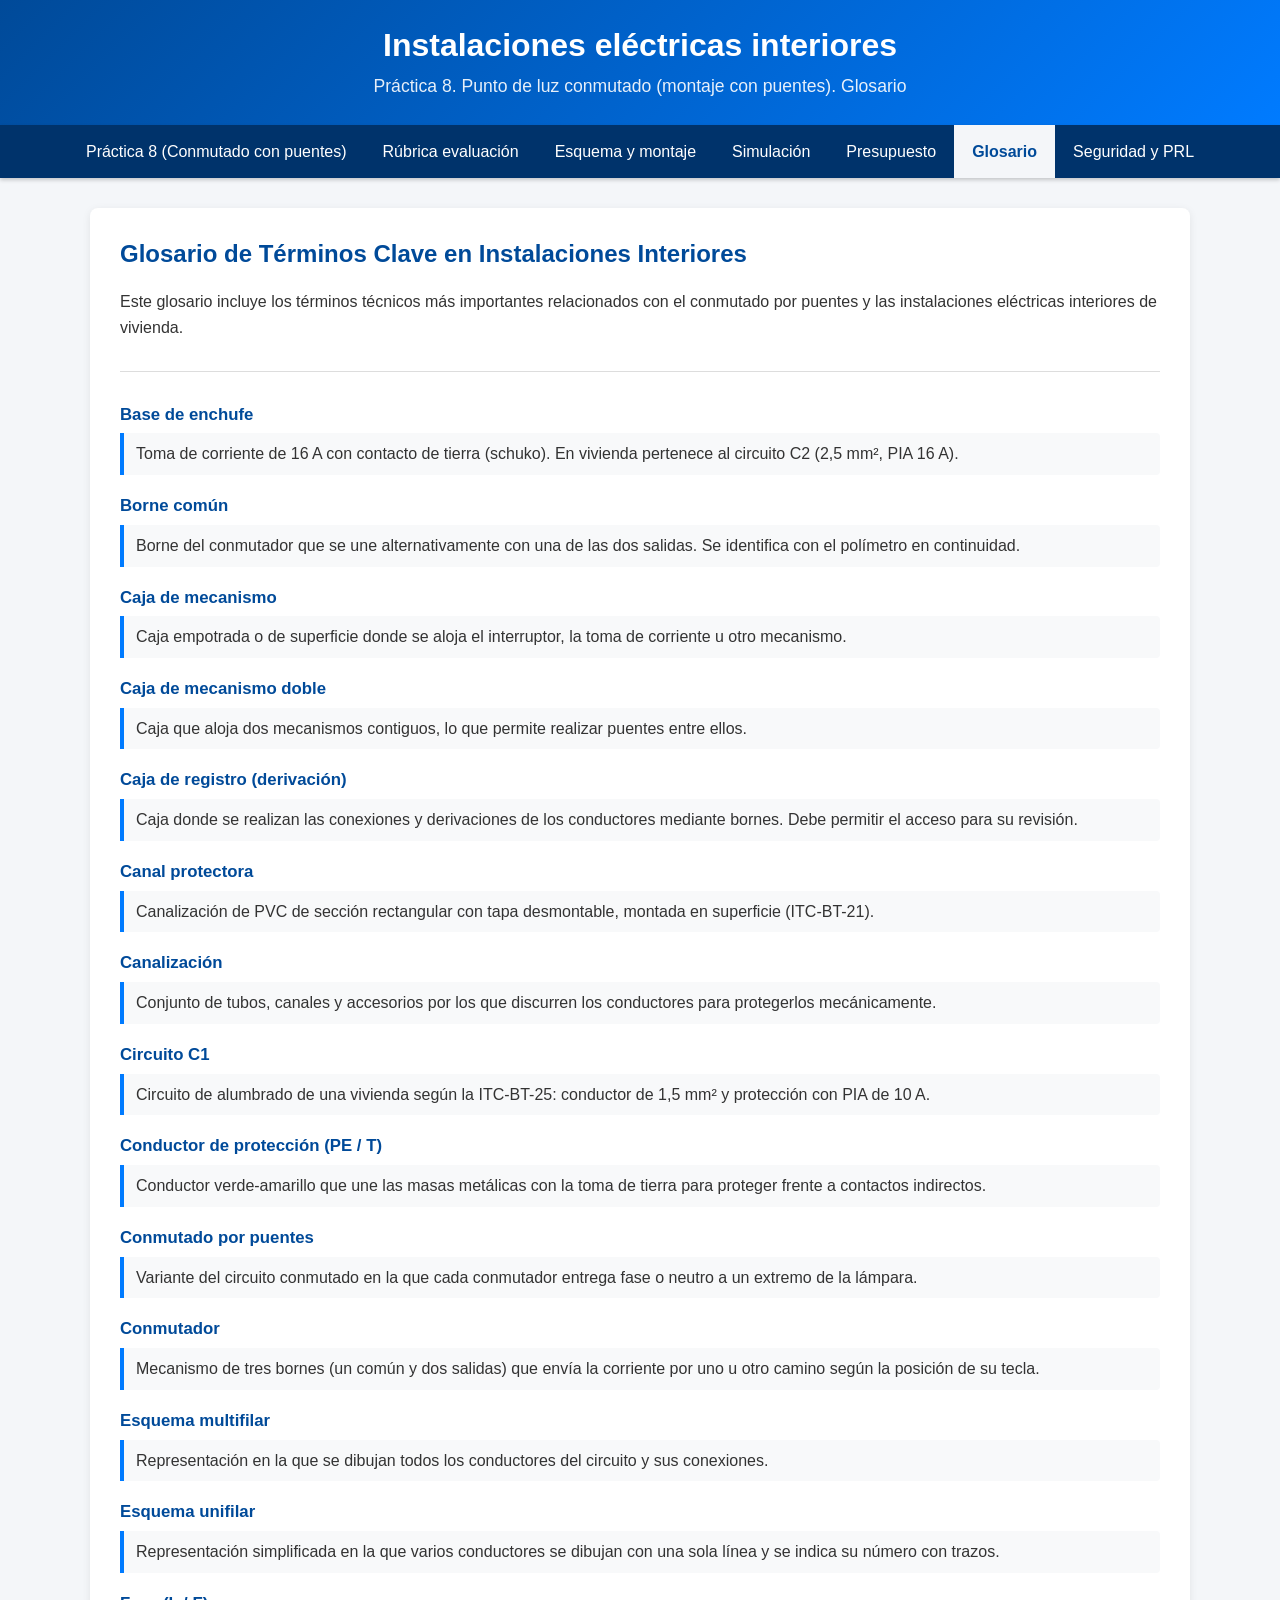
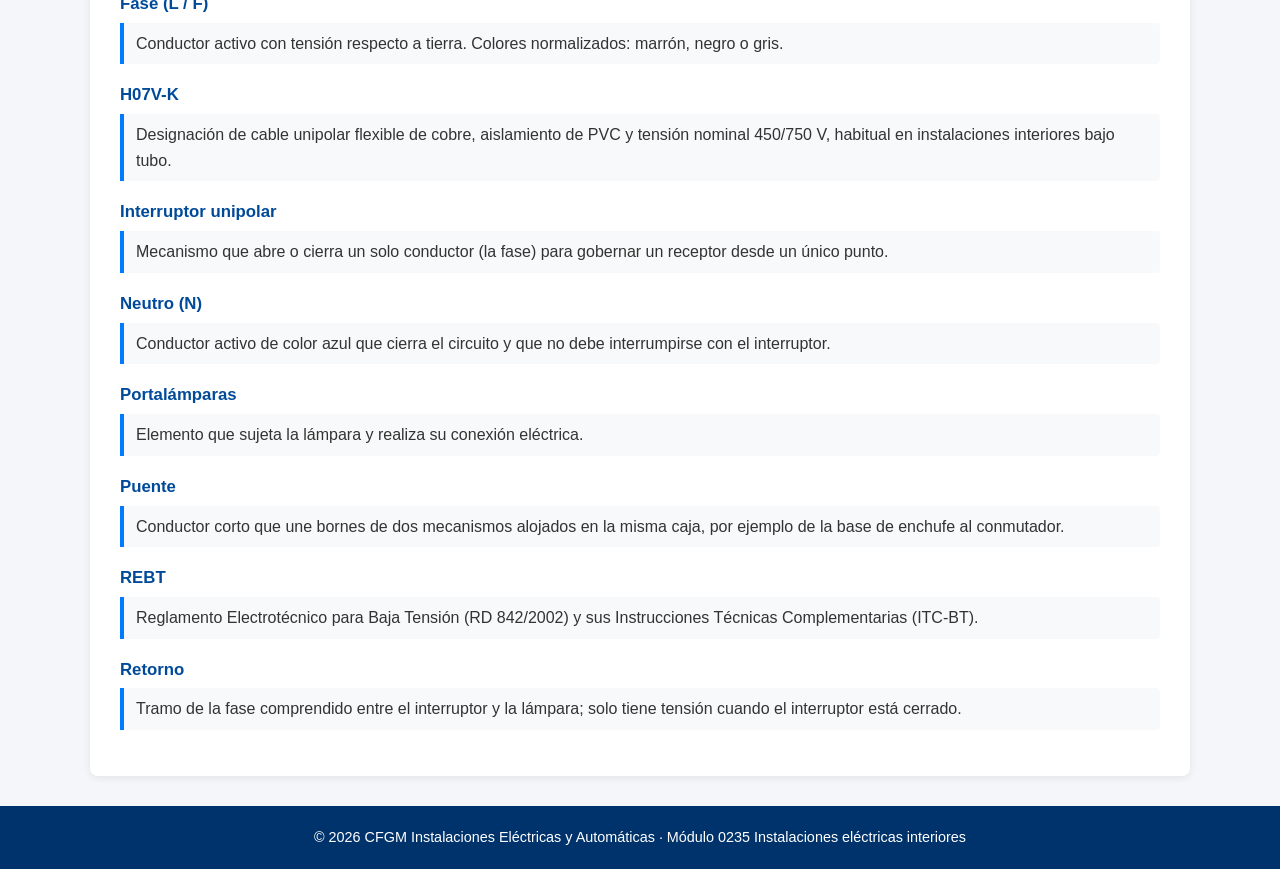
<file: glosario.html>
<!DOCTYPE html>
<html lang="es">
<head>
    <meta charset="UTF-8">
    <meta name="viewport" content="width=device-width, initial-scale=1.0">
    <title>Glosario de Instalaciones Eléctricas Interiores</title>
    <link rel="stylesheet" href="css/estilos.css">
</head>
<body>

    <header>
        <h1>Instalaciones eléctricas interiores</h1>
        <p>Práctica 8. Punto de luz conmutado (montaje con puentes). Glosario</p>
    </header>

    <nav>
        <ul>
            <li><a href="index.html">Práctica 8 (Conmutado con puentes)</a></li>
            <li><a href="rubrica_8.html">Rúbrica evaluación</a></li>
            <li><a href="esquema_8.html">Esquema y montaje</a></li>
            <li><a href="simulacion_8.html">Simulación</a></li>
            <li><a href="presupuesto.html">Presupuesto</a></li>
            <li class="active"><a href="glosario.html">Glosario</a></li>
            <li><a href="prl.html">Seguridad y PRL</a></li>
        </ul>
    </nav>

    <div class="container">

        <h2>Glosario de Términos Clave en Instalaciones Interiores</h2>
        <p>Este glosario incluye los términos técnicos más importantes relacionados con el conmutado por puentes y las instalaciones eléctricas interiores de vivienda.</p>
        <hr>
        <dl class="glosario-list">
            <dt><strong>Base de enchufe</strong></dt>
            <dd>Toma de corriente de 16 A con contacto de tierra (schuko). En vivienda pertenece al circuito C2 (2,5 mm², PIA 16 A).</dd>
            <dt><strong>Borne común</strong></dt>
            <dd>Borne del conmutador que se une alternativamente con una de las dos salidas. Se identifica con el polímetro en continuidad.</dd>
            <dt><strong>Caja de mecanismo</strong></dt>
            <dd>Caja empotrada o de superficie donde se aloja el interruptor, la toma de corriente u otro mecanismo.</dd>
            <dt><strong>Caja de mecanismo doble</strong></dt>
            <dd>Caja que aloja dos mecanismos contiguos, lo que permite realizar puentes entre ellos.</dd>
            <dt><strong>Caja de registro (derivación)</strong></dt>
            <dd>Caja donde se realizan las conexiones y derivaciones de los conductores mediante bornes. Debe permitir el acceso para su revisión.</dd>
            <dt><strong>Canal protectora</strong></dt>
            <dd>Canalización de PVC de sección rectangular con tapa desmontable, montada en superficie (ITC-BT-21).</dd>
            <dt><strong>Canalización</strong></dt>
            <dd>Conjunto de tubos, canales y accesorios por los que discurren los conductores para protegerlos mecánicamente.</dd>
            <dt><strong>Circuito C1</strong></dt>
            <dd>Circuito de alumbrado de una vivienda según la ITC-BT-25: conductor de 1,5 mm² y protección con PIA de 10 A.</dd>
            <dt><strong>Conductor de protección (PE / T)</strong></dt>
            <dd>Conductor verde-amarillo que une las masas metálicas con la toma de tierra para proteger frente a contactos indirectos.</dd>
            <dt><strong>Conmutado por puentes</strong></dt>
            <dd>Variante del circuito conmutado en la que cada conmutador entrega fase o neutro a un extremo de la lámpara.</dd>
            <dt><strong>Conmutador</strong></dt>
            <dd>Mecanismo de tres bornes (un común y dos salidas) que envía la corriente por uno u otro camino según la posición de su tecla.</dd>
            <dt><strong>Esquema multifilar</strong></dt>
            <dd>Representación en la que se dibujan todos los conductores del circuito y sus conexiones.</dd>
            <dt><strong>Esquema unifilar</strong></dt>
            <dd>Representación simplificada en la que varios conductores se dibujan con una sola línea y se indica su número con trazos.</dd>
            <dt><strong>Fase (L / F)</strong></dt>
            <dd>Conductor activo con tensión respecto a tierra. Colores normalizados: marrón, negro o gris.</dd>
            <dt><strong>H07V-K</strong></dt>
            <dd>Designación de cable unipolar flexible de cobre, aislamiento de PVC y tensión nominal 450/750 V, habitual en instalaciones interiores bajo tubo.</dd>
            <dt><strong>Interruptor unipolar</strong></dt>
            <dd>Mecanismo que abre o cierra un solo conductor (la fase) para gobernar un receptor desde un único punto.</dd>
            <dt><strong>Neutro (N)</strong></dt>
            <dd>Conductor activo de color azul que cierra el circuito y que no debe interrumpirse con el interruptor.</dd>
            <dt><strong>Portalámparas</strong></dt>
            <dd>Elemento que sujeta la lámpara y realiza su conexión eléctrica.</dd>
            <dt><strong>Puente</strong></dt>
            <dd>Conductor corto que une bornes de dos mecanismos alojados en la misma caja, por ejemplo de la base de enchufe al conmutador.</dd>
            <dt><strong>REBT</strong></dt>
            <dd>Reglamento Electrotécnico para Baja Tensión (RD 842/2002) y sus Instrucciones Técnicas Complementarias (ITC-BT).</dd>
            <dt><strong>Retorno</strong></dt>
            <dd>Tramo de la fase comprendido entre el interruptor y la lámpara; solo tiene tensión cuando el interruptor está cerrado.</dd>
        </dl>

    </div>

    <footer>
        <p>&copy; 2026 CFGM Instalaciones Eléctricas y Automáticas · Módulo 0235 Instalaciones eléctricas interiores</p>
    </footer>

</body>
</html>
</file>
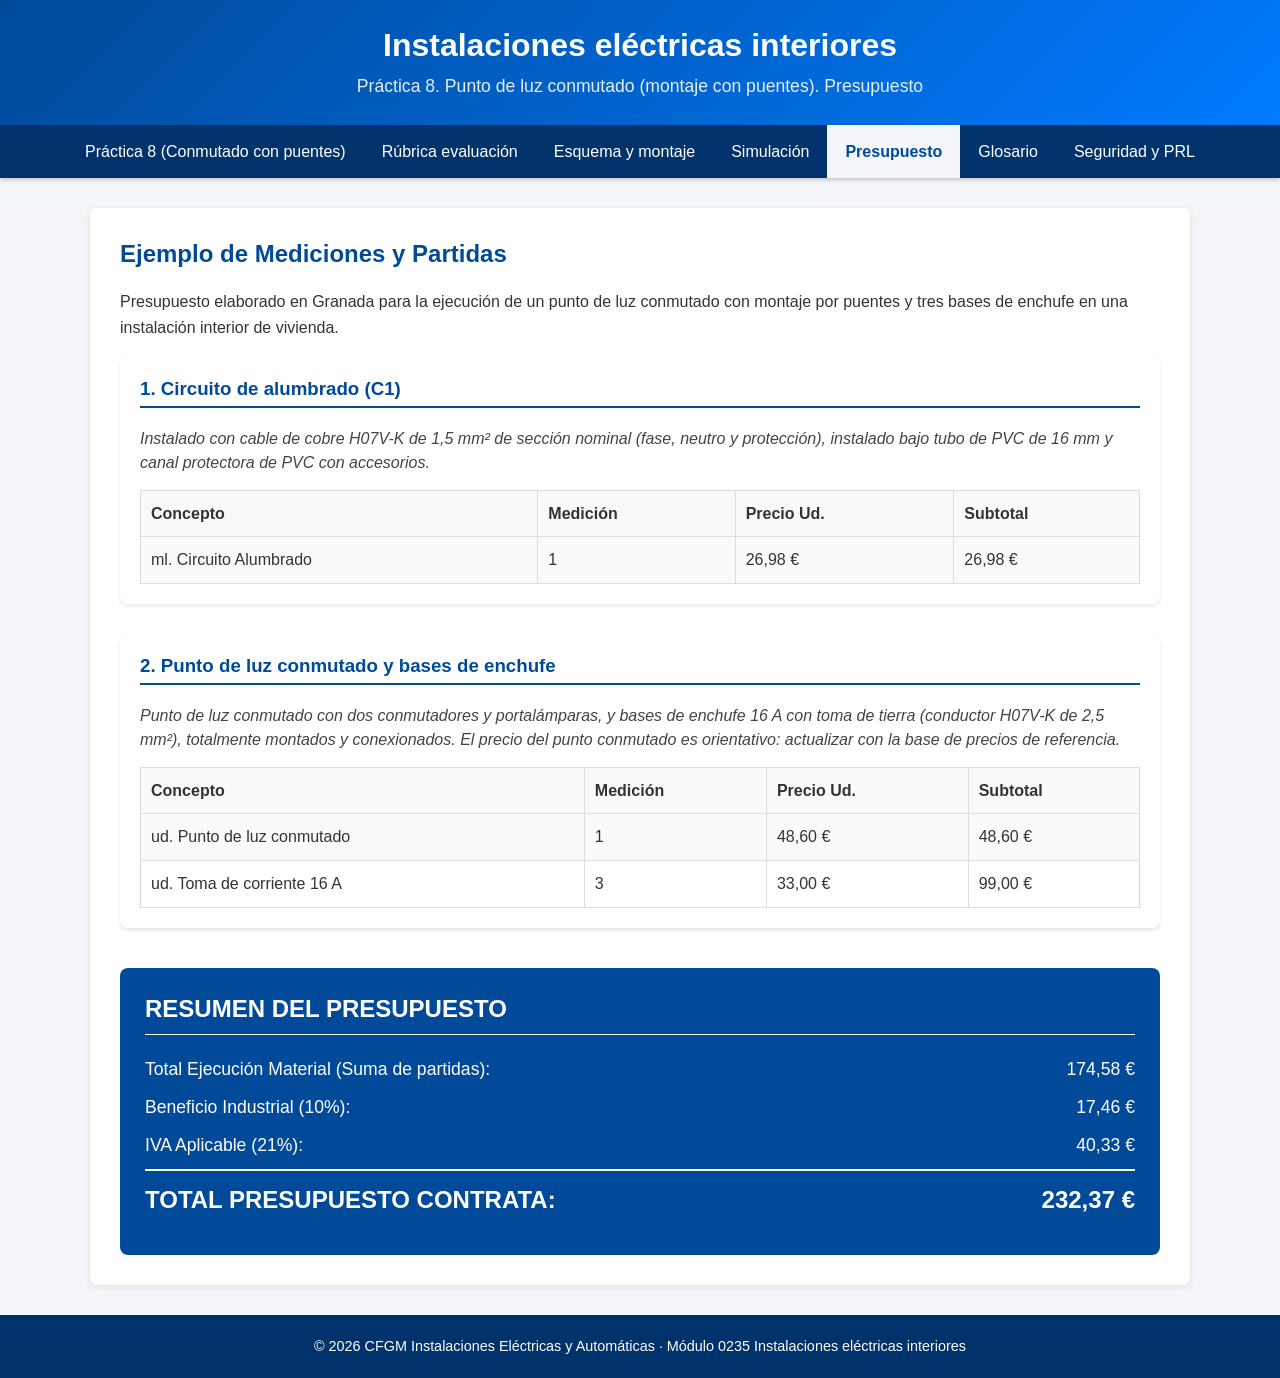
<file: presupuesto.html>
<!DOCTYPE html>
<html lang="es">
<head>
    <meta charset="UTF-8">
    <meta name="viewport" content="width=device-width, initial-scale=1.0">
    <title>Práctica 8. Punto de luz conmutado (montaje con puentes). Presupuesto</title>
    <link rel="stylesheet" href="css/estilos.css">
    <style>
        .partida-presupuesto { margin-bottom: 30px; background: #fff; padding: 20px; border-radius: 8px; box-shadow: 0 2px 4px rgba(0,0,0,0.1); }
        .partida-presupuesto h3 { color: #004a99; border-bottom: 2px solid #004a99; padding-bottom: 5px; margin-top: 0; }
        .descripcion-tecnica { font-style: italic; color: #444; margin: 10px 0; line-height: 1.5; }
        .tabla-precios { width: 100%; border-collapse: collapse; margin-top: 15px; }
        .tabla-precios th { background-color: #f8f9fa; text-align: left; padding: 10px; border: 1px solid #ddd; }
        .tabla-precios td { padding: 10px; border: 1px solid #ddd; }
        .resumen-economico { background: #004a99; color: white; padding: 25px; border-radius: 8px; margin-top: 40px; }
        .resumen-economico h2 { margin-top: 0; border-bottom: 1px solid #fff; padding-bottom: 10px; color: #fff; }
        .fila-resumen { display: flex; justify-content: space-between; margin-bottom: 10px; font-size: 1.1em; }
        .total-final { font-size: 1.5em; font-weight: bold; border-top: 2px solid #fff; padding-top: 10px; margin-top: 10px; }
    </style>
</head>
<body>

    <header>
        <h1>Instalaciones eléctricas interiores</h1>
        <p>Práctica 8. Punto de luz conmutado (montaje con puentes). Presupuesto</p>
    </header>

    <nav>
        <ul>
            <li><a href="index.html">Práctica 8 (Conmutado con puentes)</a></li>
            <li><a href="rubrica_8.html">Rúbrica evaluación</a></li>
            <li><a href="esquema_8.html">Esquema y montaje</a></li>
            <li><a href="simulacion_8.html">Simulación</a></li>
            <li class="active"><a href="presupuesto.html">Presupuesto</a></li>
            <li><a href="glosario.html">Glosario</a></li>
            <li><a href="prl.html">Seguridad y PRL</a></li>
        </ul>
    </nav>

    <div class="container">

        <h2>Ejemplo de Mediciones y Partidas</h2>
        <p>Presupuesto elaborado en Granada para la ejecución de un punto de luz conmutado con montaje por puentes y tres bases de enchufe en una instalación interior de vivienda.</p>

        <div class="partida-presupuesto">
            <h3>1. Circuito de alumbrado (C1)</h3>
            <p class="descripcion-tecnica">Instalado con cable de cobre H07V-K de 1,5 mm² de sección nominal (fase, neutro y protección), instalado bajo tubo de PVC de 16 mm y canal protectora de PVC con accesorios.</p>
            <table class="tabla-precios">
                <tr><th>Concepto</th><th>Medición</th><th>Precio Ud.</th><th>Subtotal</th></tr>
                <tr><td>ml. Circuito Alumbrado</td><td>1</td><td>26,98 €</td><td>26,98 €</td></tr>
            </table>
        </div>

        <div class="partida-presupuesto">
            <h3>2. Punto de luz conmutado y bases de enchufe</h3>
            <p class="descripcion-tecnica">Punto de luz conmutado con dos conmutadores y portalámparas, y bases de enchufe 16 A con toma de tierra (conductor H07V-K de 2,5 mm²), totalmente montados y conexionados. El precio del punto conmutado es orientativo: actualizar con la base de precios de referencia.</p>
            <table class="tabla-precios">
                <tr><th>Concepto</th><th>Medición</th><th>Precio Ud.</th><th>Subtotal</th></tr>
                <tr><td>ud. Punto de luz conmutado</td><td>1</td><td>48,60 €</td><td>48,60 €</td>
                </tr>
                <tr>
                    <td>ud. Toma de corriente 16 A</td><td>3</td><td>33,00 €</td><td>99,00 €</td></tr>
            </table>
        </div>

        <div class="resumen-economico">
            <h2>RESUMEN DEL PRESUPUESTO</h2>
            <div class="fila-resumen"><span>Total Ejecución Material (Suma de partidas):</span><span>174,58 €</span></div>
            <div class="fila-resumen"><span>Beneficio Industrial (10%):</span><span>17,46 €</span></div>
            <div class="fila-resumen"><span>IVA Aplicable (21%):</span><span>40,33 €</span></div>
            <div class="fila-resumen total-final"><span>TOTAL PRESUPUESTO CONTRATA:</span><span>232,37 €</span></div>
        </div>

    </div>

    <footer>
        <p>&copy; 2026 CFGM Instalaciones Eléctricas y Automáticas · Módulo 0235 Instalaciones eléctricas interiores</p>
    </footer>

</body>
</html>
</file>
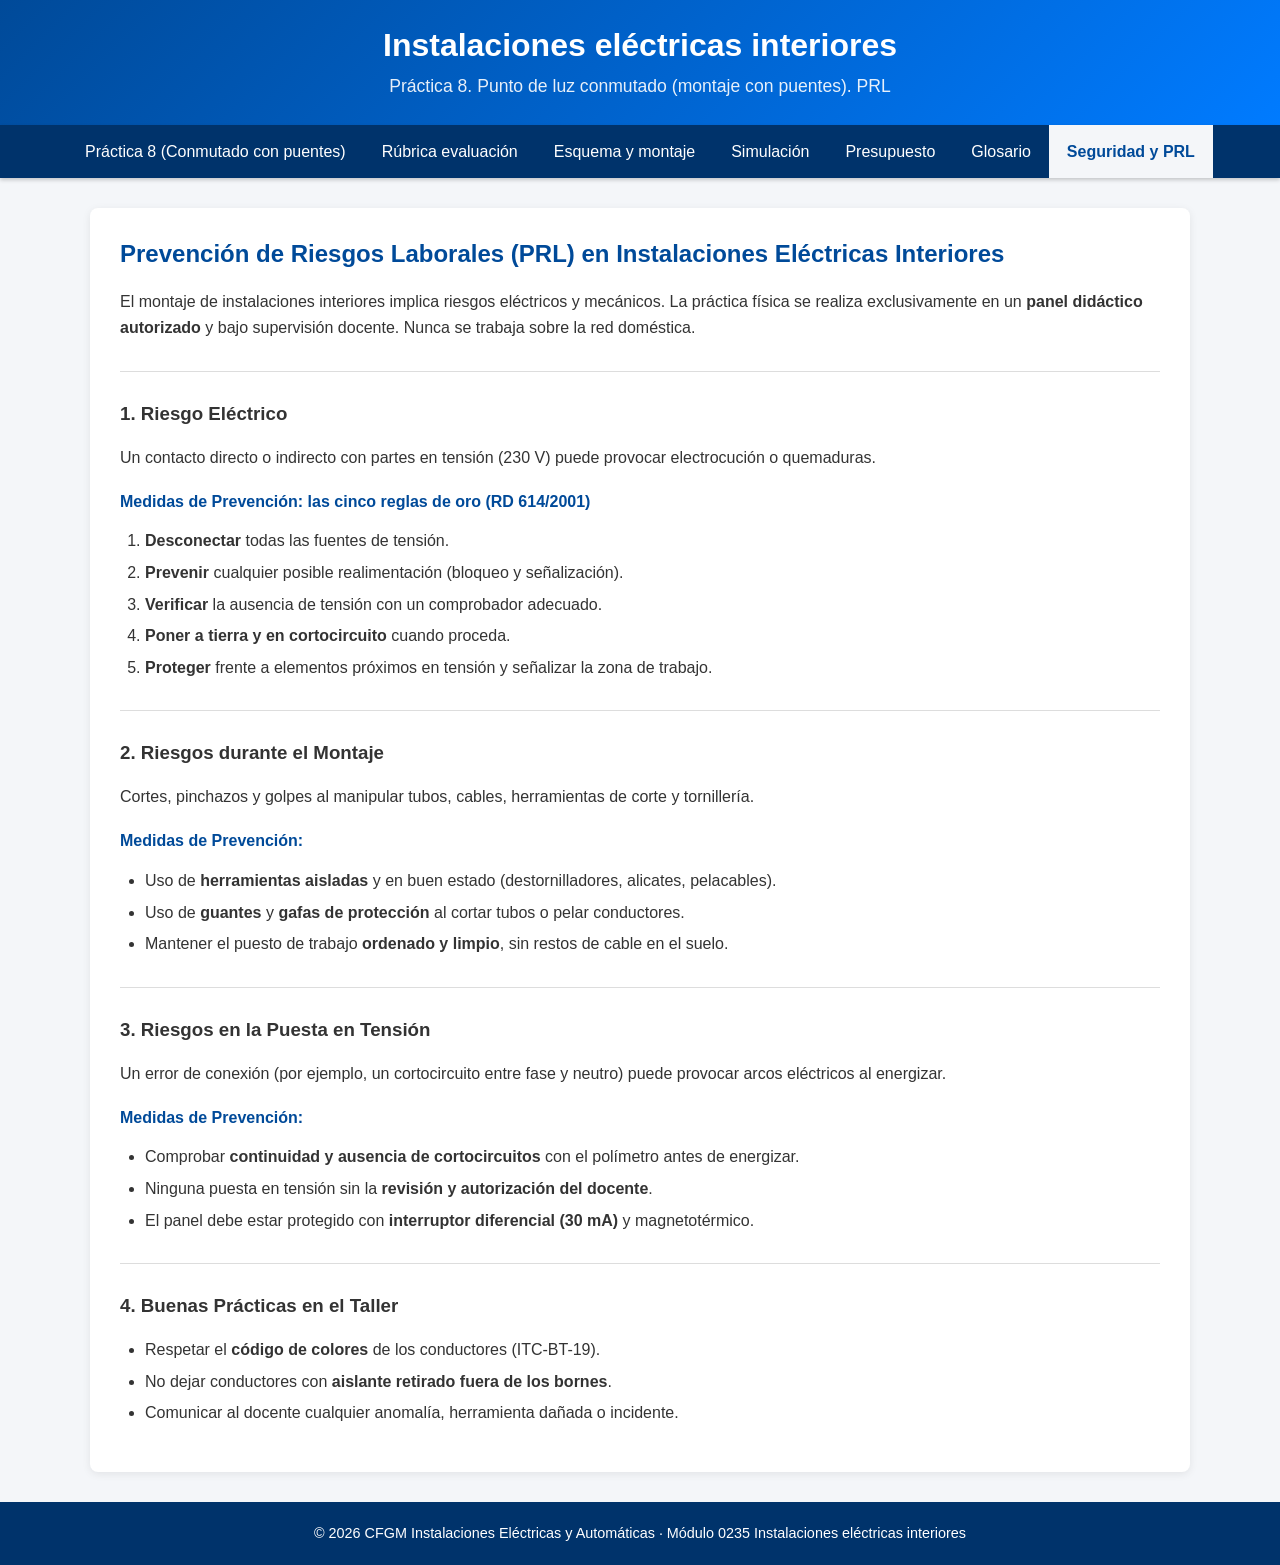
<file: prl.html>
<!DOCTYPE html>
<html lang="es">
<head>
    <meta charset="UTF-8">
    <meta name="viewport" content="width=device-width, initial-scale=1.0">
    <title>Prevención de Riesgos Laborales en Instalaciones Interiores</title>
    <link rel="stylesheet" href="css/estilos.css">
</head>
<body>

    <header>
        <h1>Instalaciones eléctricas interiores</h1>
        <p>Práctica 8. Punto de luz conmutado (montaje con puentes). PRL</p>
    </header>

    <nav>
        <ul>
            <li><a href="index.html">Práctica 8 (Conmutado con puentes)</a></li>
            <li><a href="rubrica_8.html">Rúbrica evaluación</a></li>
            <li><a href="esquema_8.html">Esquema y montaje</a></li>
            <li><a href="simulacion_8.html">Simulación</a></li>
            <li><a href="presupuesto.html">Presupuesto</a></li>
            <li><a href="glosario.html">Glosario</a></li>
            <li class="active"><a href="prl.html">Seguridad y PRL</a></li>
        </ul>
    </nav>

    <div class="container">

        <h2>Prevención de Riesgos Laborales (PRL) en Instalaciones Eléctricas Interiores</h2>
        <p>El montaje de instalaciones interiores implica riesgos eléctricos y mecánicos. La práctica física se realiza exclusivamente en un <strong>panel didáctico autorizado</strong> y bajo supervisión docente. Nunca se trabaja sobre la red doméstica.</p>
        <hr>

        <h3>1. Riesgo Eléctrico</h3>
        <p>Un contacto directo o indirecto con partes en tensión (230 V) puede provocar electrocución o quemaduras.</p>
        <h4>Medidas de Prevención: las cinco reglas de oro (RD 614/2001)</h4>
        <ol>
            <li><strong>Desconectar</strong> todas las fuentes de tensión.</li>
            <li><strong>Prevenir</strong> cualquier posible realimentación (bloqueo y señalización).</li>
            <li><strong>Verificar</strong> la ausencia de tensión con un comprobador adecuado.</li>
            <li><strong>Poner a tierra y en cortocircuito</strong> cuando proceda.</li>
            <li><strong>Proteger</strong> frente a elementos próximos en tensión y señalizar la zona de trabajo.</li>
        </ol>
        <hr>

        <h3>2. Riesgos durante el Montaje</h3>
        <p>Cortes, pinchazos y golpes al manipular tubos, cables, herramientas de corte y tornillería.</p>
        <h4>Medidas de Prevención:</h4>
        <ul>
            <li>Uso de <strong>herramientas aisladas</strong> y en buen estado (destornilladores, alicates, pelacables).</li>
            <li>Uso de <strong>guantes</strong> y <strong>gafas de protección</strong> al cortar tubos o pelar conductores.</li>
            <li>Mantener el puesto de trabajo <strong>ordenado y limpio</strong>, sin restos de cable en el suelo.</li>
        </ul>
        <hr>

        <h3>3. Riesgos en la Puesta en Tensión</h3>
        <p>Un error de conexión (por ejemplo, un cortocircuito entre fase y neutro) puede provocar arcos eléctricos al energizar.</p>
        <h4>Medidas de Prevención:</h4>
        <ul>
            <li>Comprobar <strong>continuidad y ausencia de cortocircuitos</strong> con el polímetro antes de energizar.</li>
            <li>Ninguna puesta en tensión sin la <strong>revisión y autorización del docente</strong>.</li>
            <li>El panel debe estar protegido con <strong>interruptor diferencial (30 mA)</strong> y magnetotérmico.</li>
        </ul>
        <hr>

        <h3>4. Buenas Prácticas en el Taller</h3>
        <ul>
            <li>Respetar el <strong>código de colores</strong> de los conductores (ITC-BT-19).</li>
            <li>No dejar conductores con <strong>aislante retirado fuera de los bornes</strong>.</li>
            <li>Comunicar al docente cualquier anomalía, herramienta dañada o incidente.</li>
        </ul>

    </div>

    <footer>
        <p>&copy; 2026 CFGM Instalaciones Eléctricas y Automáticas · Módulo 0235 Instalaciones eléctricas interiores</p>
    </footer>

</body>
</html>
</file>
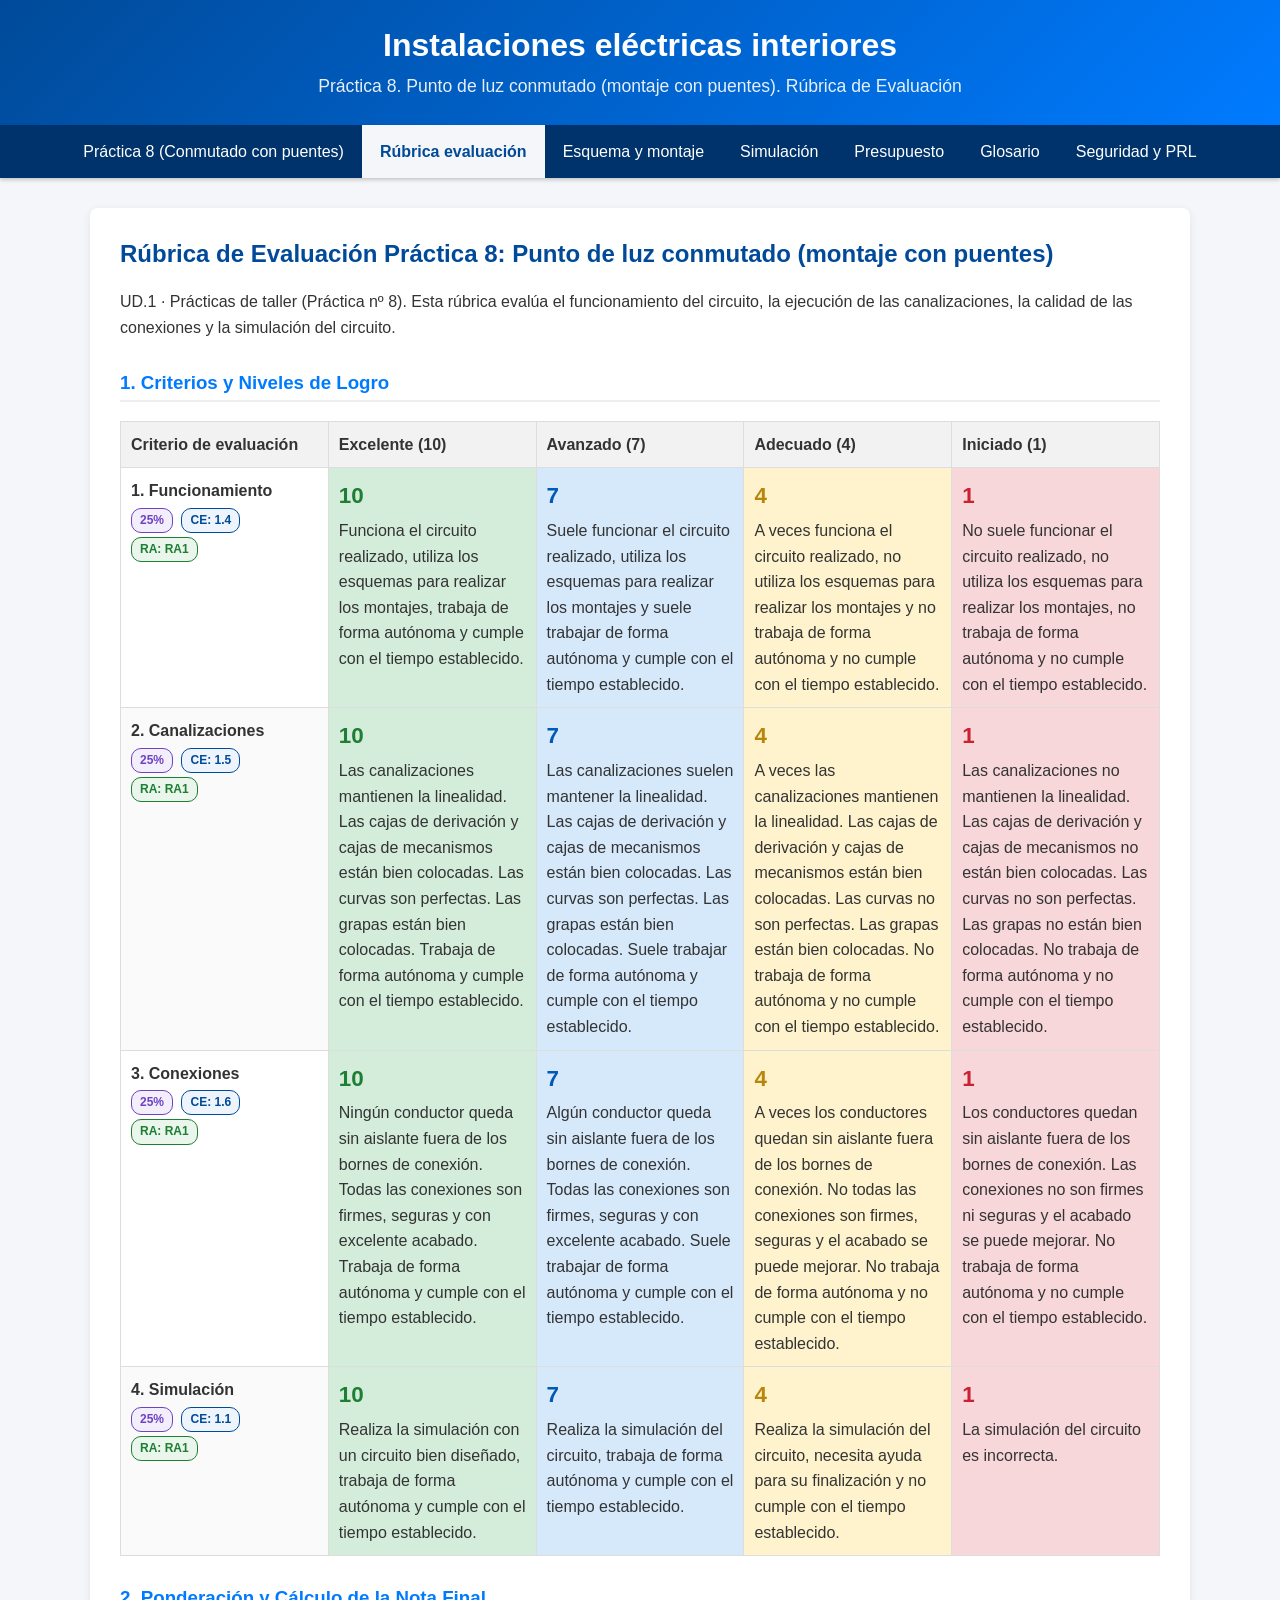
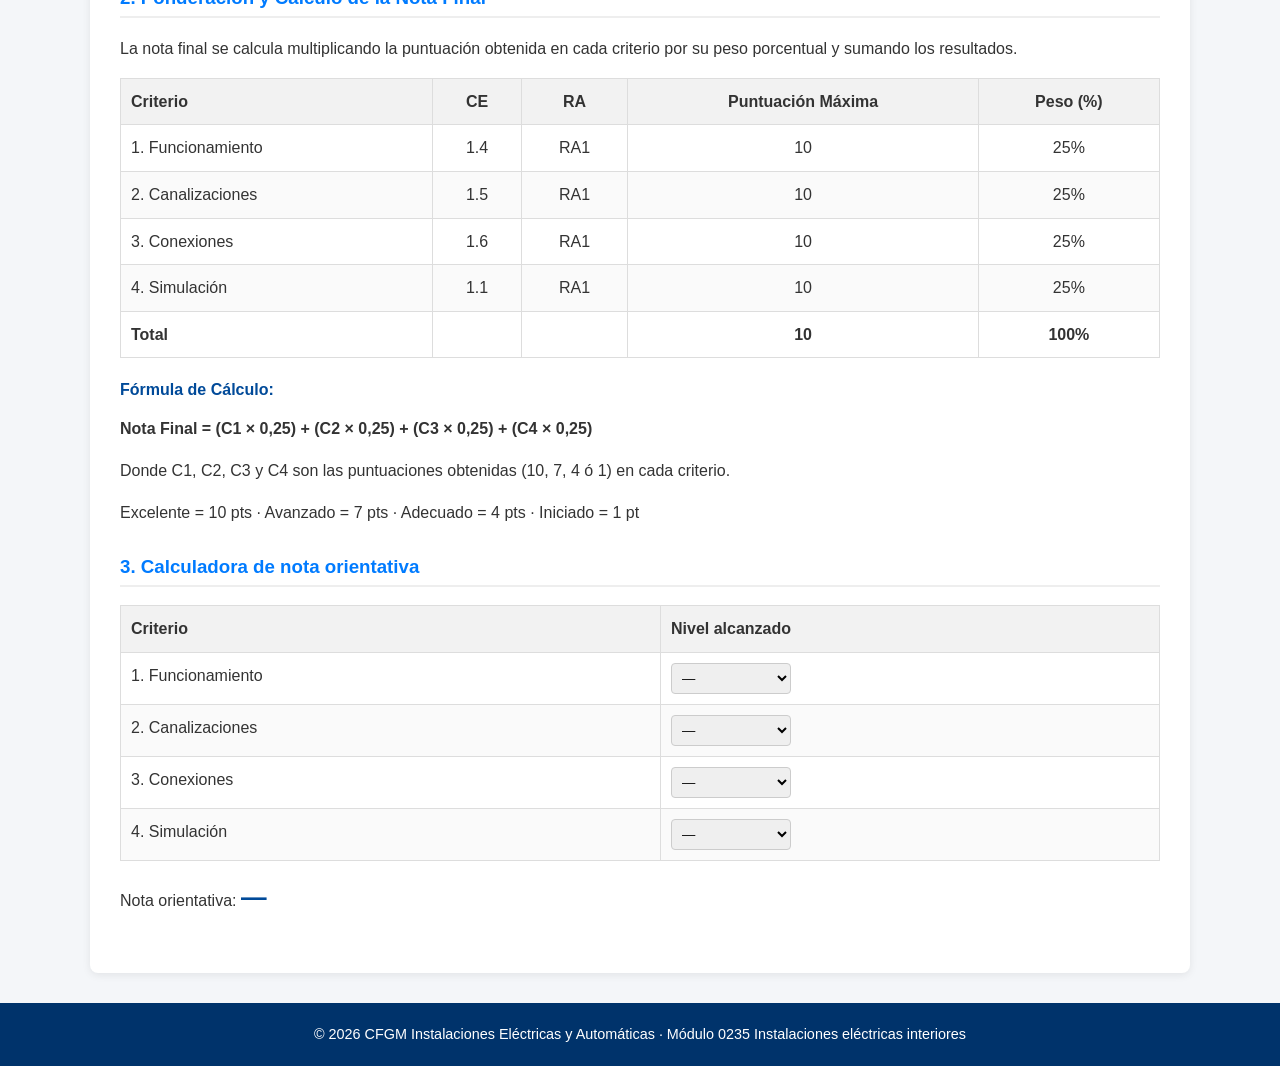
<file: rubrica_8.html>
<!DOCTYPE html>
<html lang="es">
<head>
    <meta charset="UTF-8">
    <meta name="viewport" content="width=device-width, initial-scale=1.0">
    <title>Rúbrica de Evaluación Práctica 8 (Conmutado con puentes)</title>
    <link rel="stylesheet" href="css/estilos.css">
    <style>
        .level-4 { background-color: #d4edda; }
        .level-3 { background-color: #d6e9fb; }
        .level-2 { background-color: #fff3cd; }
        .level-1 { background-color: #f8d7da; }
        .rubric-table th, .rubric-table td { width: 20%; }
        .etiqueta { display: inline-block; font-size: 0.75em; font-weight: bold; padding: 2px 8px; margin: 4px 4px 0 0; border-radius: 10px; border: 1px solid; }
        .etiqueta-peso { color: #6f42c1; border-color: #6f42c1; background: #f3eefc; }
        .etiqueta-ce   { color: #004a99; border-color: #004a99; background: #eef4fb; }
        .etiqueta-ra   { color: #1e7e34; border-color: #1e7e34; background: #eaf6ec; }
        .puntos { display: block; font-size: 1.4em; font-weight: bold; margin-bottom: 4px; }
        .level-4 .puntos { color: #1e7e34; }
        .level-3 .puntos { color: #0059b3; }
        .level-2 .puntos { color: #b8860b; }
        .level-1 .puntos { color: #c82333; }
        .weight-table th:nth-child(n+2), .weight-table td:nth-child(n+2) { text-align: center; }
        .calc select { padding: 6px; border-radius: 4px; border: 1px solid #ccc; }
        .nota { font-size: 1.6em; font-weight: bold; color: #004a99; }
    </style>
</head>
<body>

    <header>
        <h1>Instalaciones eléctricas interiores</h1>
        <p>Práctica 8. Punto de luz conmutado (montaje con puentes). Rúbrica de Evaluación</p>
    </header>

    <nav>
        <ul>
            <li><a href="index.html">Práctica 8 (Conmutado con puentes)</a></li>
            <li class="active"><a href="rubrica_8.html">Rúbrica evaluación</a></li>
            <li><a href="esquema_8.html">Esquema y montaje</a></li>
            <li><a href="simulacion_8.html">Simulación</a></li>
            <li><a href="presupuesto.html">Presupuesto</a></li>
            <li><a href="glosario.html">Glosario</a></li>
            <li><a href="prl.html">Seguridad y PRL</a></li>
        </ul>
    </nav>

    <div class="container">

        <h2>Rúbrica de Evaluación Práctica 8: Punto de luz conmutado (montaje con puentes)</h2>
        <p>UD.1 · Prácticas de taller (Práctica nº 8). Esta rúbrica evalúa el funcionamiento del circuito, la ejecución de las canalizaciones, la calidad de las conexiones y la simulación del circuito.</p>

        <div class="section">
            <h3 class="section-header">1. Criterios y Niveles de Logro</h3>
            <table class="rubric-table">
                <thead>
                    <tr><th>Criterio de evaluación</th><th>Excelente (10)</th><th>Avanzado (7)</th><th>Adecuado (4)</th><th>Iniciado (1)</th></tr>
                </thead>
                <tbody>
                    <tr>
                        <td>
                            <strong>1. Funcionamiento</strong><br>
                            <span class="etiqueta etiqueta-peso">25%</span>
                            <span class="etiqueta etiqueta-ce">CE: 1.4</span>
                            <span class="etiqueta etiqueta-ra">RA: RA1</span>
                        </td>
                        <td class="level-4"><span class="puntos">10</span>Funciona el circuito realizado, utiliza los esquemas para realizar los montajes, trabaja de forma autónoma y cumple con el tiempo establecido.</td>
                        <td class="level-3"><span class="puntos">7</span>Suele funcionar el circuito realizado, utiliza los esquemas para realizar los montajes y suele trabajar de forma autónoma y cumple con el tiempo establecido.</td>
                        <td class="level-2"><span class="puntos">4</span>A veces funciona el circuito realizado, no utiliza los esquemas para realizar los montajes y no trabaja de forma autónoma y no cumple con el tiempo establecido.</td>
                        <td class="level-1"><span class="puntos">1</span>No suele funcionar el circuito realizado, no utiliza los esquemas para realizar los montajes, no trabaja de forma autónoma y no cumple con el tiempo establecido.</td>
                    </tr>
                    <tr>
                        <td>
                            <strong>2. Canalizaciones</strong><br>
                            <span class="etiqueta etiqueta-peso">25%</span>
                            <span class="etiqueta etiqueta-ce">CE: 1.5</span>
                            <span class="etiqueta etiqueta-ra">RA: RA1</span>
                        </td>
                        <td class="level-4"><span class="puntos">10</span>Las canalizaciones mantienen la linealidad. Las cajas de derivación y cajas de mecanismos están bien colocadas. Las curvas son perfectas. Las grapas están bien colocadas. Trabaja de forma autónoma y cumple con el tiempo establecido.</td>
                        <td class="level-3"><span class="puntos">7</span>Las canalizaciones suelen mantener la linealidad. Las cajas de derivación y cajas de mecanismos están bien colocadas. Las curvas son perfectas. Las grapas están bien colocadas. Suele trabajar de forma autónoma y cumple con el tiempo establecido.</td>
                        <td class="level-2"><span class="puntos">4</span>A veces las canalizaciones mantienen la linealidad. Las cajas de derivación y cajas de mecanismos están bien colocadas. Las curvas no son perfectas. Las grapas están bien colocadas. No trabaja de forma autónoma y no cumple con el tiempo establecido.</td>
                        <td class="level-1"><span class="puntos">1</span>Las canalizaciones no mantienen la linealidad. Las cajas de derivación y cajas de mecanismos no están bien colocadas. Las curvas no son perfectas. Las grapas no están bien colocadas. No trabaja de forma autónoma y no cumple con el tiempo establecido.</td>
                    </tr>
                    <tr>
                        <td>
                            <strong>3. Conexiones</strong><br>
                            <span class="etiqueta etiqueta-peso">25%</span>
                            <span class="etiqueta etiqueta-ce">CE: 1.6</span>
                            <span class="etiqueta etiqueta-ra">RA: RA1</span>
                        </td>
                        <td class="level-4"><span class="puntos">10</span>Ningún conductor queda sin aislante fuera de los bornes de conexión. Todas las conexiones son firmes, seguras y con excelente acabado. Trabaja de forma autónoma y cumple con el tiempo establecido.</td>
                        <td class="level-3"><span class="puntos">7</span>Algún conductor queda sin aislante fuera de los bornes de conexión. Todas las conexiones son firmes, seguras y con excelente acabado. Suele trabajar de forma autónoma y cumple con el tiempo establecido.</td>
                        <td class="level-2"><span class="puntos">4</span>A veces los conductores quedan sin aislante fuera de los bornes de conexión. No todas las conexiones son firmes, seguras y el acabado se puede mejorar. No trabaja de forma autónoma y no cumple con el tiempo establecido.</td>
                        <td class="level-1"><span class="puntos">1</span>Los conductores quedan sin aislante fuera de los bornes de conexión. Las conexiones no son firmes ni seguras y el acabado se puede mejorar. No trabaja de forma autónoma y no cumple con el tiempo establecido.</td>
                    </tr>
                    <tr>
                        <td>
                            <strong>4. Simulación</strong><br>
                            <span class="etiqueta etiqueta-peso">25%</span>
                            <span class="etiqueta etiqueta-ce">CE: 1.1</span>
                            <span class="etiqueta etiqueta-ra">RA: RA1</span>
                        </td>
                        <td class="level-4"><span class="puntos">10</span>Realiza la simulación con un circuito bien diseñado, trabaja de forma autónoma y cumple con el tiempo establecido.</td>
                        <td class="level-3"><span class="puntos">7</span>Realiza la simulación del circuito, trabaja de forma autónoma y cumple con el tiempo establecido.</td>
                        <td class="level-2"><span class="puntos">4</span>Realiza la simulación del circuito, necesita ayuda para su finalización y no cumple con el tiempo establecido.</td>
                        <td class="level-1"><span class="puntos">1</span>La simulación del circuito es incorrecta.</td>
                    </tr>
                </tbody>
            </table>
        </div>

        <div class="section">
            <h3 class="section-header">2. Ponderación y Cálculo de la Nota Final</h3>
            <p>La nota final se calcula multiplicando la puntuación obtenida en cada criterio por su peso porcentual y sumando los resultados.</p>
            <table class="weight-table">
                <thead><tr><th>Criterio</th><th>CE</th><th>RA</th><th>Puntuación Máxima</th><th>Peso (%)</th></tr></thead>
                <tbody>
                    <tr><td>1. Funcionamiento</td><td>1.4</td><td>RA1</td><td>10</td><td>25%</td></tr>
                    <tr><td>2. Canalizaciones</td><td>1.5</td><td>RA1</td><td>10</td><td>25%</td></tr>
                    <tr><td>3. Conexiones</td><td>1.6</td><td>RA1</td><td>10</td><td>25%</td></tr>
                    <tr><td>4. Simulación</td><td>1.1</td><td>RA1</td><td>10</td><td>25%</td></tr>
                    <tr style="font-weight: bold;"><td>Total</td><td></td><td></td><td>10</td><td>100%</td></tr>
                </tbody>
            </table>
            <h4>Fórmula de Cálculo:</h4>
            <p><strong>Nota Final = (C1 × 0,25) + (C2 × 0,25) + (C3 × 0,25) + (C4 × 0,25)</strong></p>
            <p>Donde C1, C2, C3 y C4 son las puntuaciones obtenidas (10, 7, 4 ó 1) en cada criterio.</p>
            <p>Excelente = 10 pts · Avanzado = 7 pts · Adecuado = 4 pts · Iniciado = 1 pt</p>
        </div>

        <div class="section calc">
            <h3 class="section-header">3. Calculadora de nota orientativa</h3>
            <table>
                <thead><tr><th>Criterio</th><th>Nivel alcanzado</th></tr></thead>
                <tbody>
                    <tr><td>1. Funcionamiento</td><td><select data-c>
                        <option value="">—</option><option value="10">Excelente (10)</option><option value="7">Avanzado (7)</option><option value="4">Adecuado (4)</option><option value="1">Iniciado (1)</option>
                    </select></td></tr>
                    <tr><td>2. Canalizaciones</td><td><select data-c>
                        <option value="">—</option><option value="10">Excelente (10)</option><option value="7">Avanzado (7)</option><option value="4">Adecuado (4)</option><option value="1">Iniciado (1)</option>
                    </select></td></tr>
                    <tr><td>3. Conexiones</td><td><select data-c>
                        <option value="">—</option><option value="10">Excelente (10)</option><option value="7">Avanzado (7)</option><option value="4">Adecuado (4)</option><option value="1">Iniciado (1)</option>
                    </select></td></tr>
                    <tr><td>4. Simulación</td><td><select data-c>
                        <option value="">—</option><option value="10">Excelente (10)</option><option value="7">Avanzado (7)</option><option value="4">Adecuado (4)</option><option value="1">Iniciado (1)</option>
                    </select></td></tr>
                </tbody>
            </table>
            <p>Nota orientativa: <span id="nota" class="nota">—</span></p>
        </div>

    </div>

    <footer>
        <p>&copy; 2026 CFGM Instalaciones Eléctricas y Automáticas · Módulo 0235 Instalaciones eléctricas interiores</p>
    </footer>
<script>
document.querySelectorAll('select[data-c]').forEach(function(s){
  s.addEventListener('change', function(){
    var sel = document.querySelectorAll('select[data-c]'), suma = 0, n = 0;
    sel.forEach(function(x){ if (x.value !== '') { suma += Number(x.value) * 0.25; n++; } });
    document.getElementById('nota').textContent = n ? suma.toFixed(2).replace('.', ',') + ' / 10' + (n < sel.length ? ' (' + n + ' de ' + sel.length + ' criterios)' : '') : '—';
  });
});
</script>
</body>
</html>
</file>
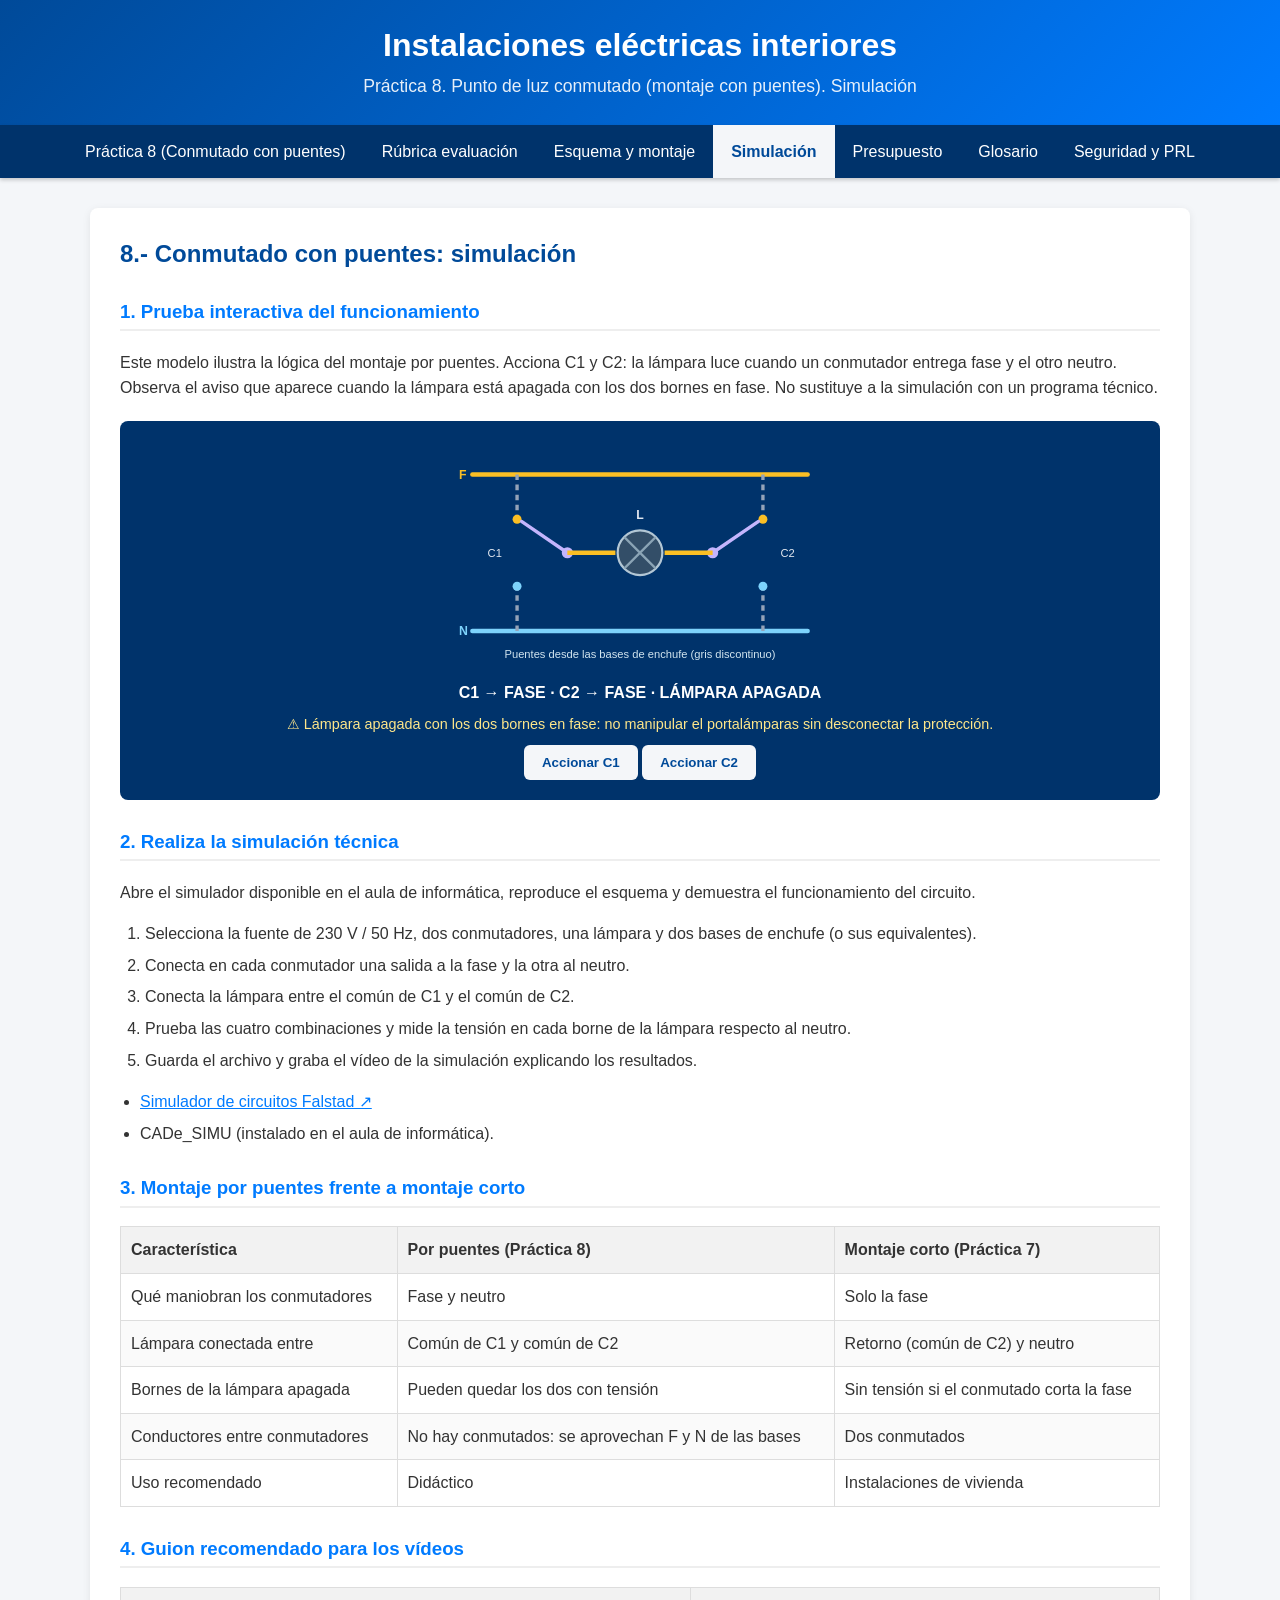
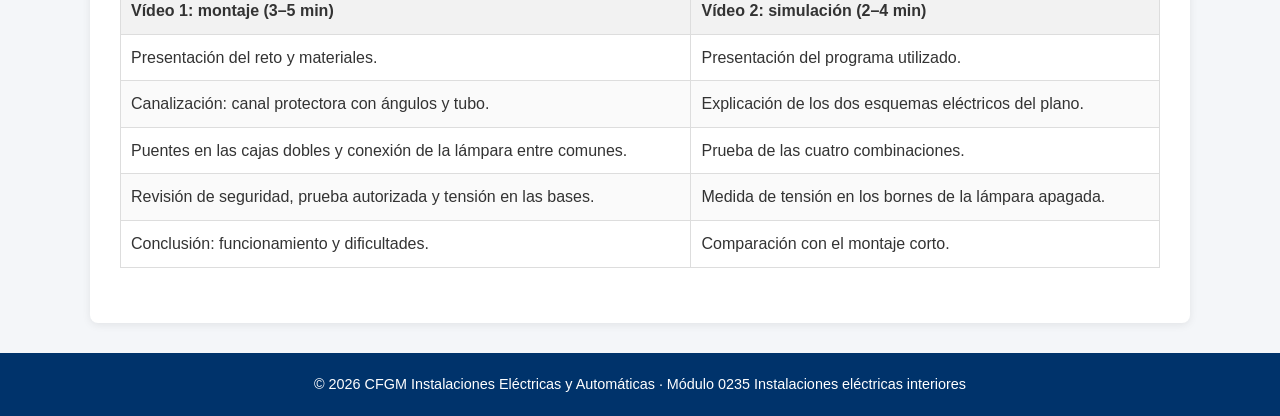
<file: simulacion_8.html>
<!DOCTYPE html>
<html lang="es">
<head>
    <meta charset="UTF-8">
    <meta name="viewport" content="width=device-width, initial-scale=1.0">
    <title>Práctica 8. Punto de luz conmutado (montaje con puentes). Simulación</title>
    <link rel="stylesheet" href="css/estilos.css">
</head>
<body>

    <header>
        <h1>Instalaciones eléctricas interiores</h1>
        <p>Práctica 8. Punto de luz conmutado (montaje con puentes). Simulación</p>
    </header>

    <nav>
        <ul>
            <li><a href="index.html">Práctica 8 (Conmutado con puentes)</a></li>
            <li><a href="rubrica_8.html">Rúbrica evaluación</a></li>
            <li><a href="esquema_8.html">Esquema y montaje</a></li>
            <li class="active"><a href="simulacion_8.html">Simulación</a></li>
            <li><a href="presupuesto.html">Presupuesto</a></li>
            <li><a href="glosario.html">Glosario</a></li>
            <li><a href="prl.html">Seguridad y PRL</a></li>
        </ul>
    </nav>

    <div class="container">

        <h2>8.- Conmutado con puentes: simulación</h2>

        <div class="section">
            <h3 class="section-header">1. Prueba interactiva del funcionamiento</h3>
            <p>Este modelo ilustra la lógica del montaje por puentes. Acciona C1 y C2: la lámpara luce cuando un conmutador entrega fase y el otro neutro. Observa el aviso que aparece cuando la lámpara está apagada con los dos bornes en fase. No sustituye a la simulación con un programa técnico.</p>
            <div class="simboard">
                <svg viewBox="0 0 340 200" role="img" aria-label="Modelo interactivo del conmutado por puentes">
                    <path d="M20 30 H320" stroke="#fbbf24" stroke-width="4" fill="none" stroke-linecap="round"/>
                    <text x="8" y="34" fill="#fbbf24" font-size="11" font-weight="bold">F</text>
                    <path d="M20 170 H320" stroke="#7dd3fc" stroke-width="4" fill="none" stroke-linecap="round"/>
                    <text x="8" y="174" fill="#7dd3fc" font-size="11" font-weight="bold">N</text>
                    <path d="M60 30 V70 M60 170 V130 M280 30 V70 M280 170 V130" stroke="#94a3b8" stroke-width="3" fill="none" stroke-dasharray="5 4"/>
                    <circle cx="60" cy="70" r="4" fill="#fbbf24"/><circle cx="60" cy="130" r="4" fill="#7dd3fc"/>
                    <circle cx="280" cy="70" r="4" fill="#fbbf24"/><circle cx="280" cy="130" r="4" fill="#7dd3fc"/>
                    <circle cx="105" cy="100" r="5" fill="#c4b5fd"/><circle cx="235" cy="100" r="5" fill="#c4b5fd"/>
                    <path id="w1" d="M105 100 L64 72" stroke="#c4b5fd" stroke-width="3" fill="none" stroke-linecap="round"/>
                    <path id="w2" d="M235 100 L276 72" stroke="#c4b5fd" stroke-width="3" fill="none" stroke-linecap="round"/>
                    <text x="40" y="104" text-anchor="middle" fill="#e2e8f0" font-size="10">C1</text>
                    <text x="302" y="104" text-anchor="middle" fill="#e2e8f0" font-size="10">C2</text>
                    <path id="r1" d="M105 100 H148" stroke="#c4b5fd" stroke-width="4" fill="none"/>
                    <path id="r2" d="M192 100 H235" stroke="#c4b5fd" stroke-width="4" fill="none"/>
                    <circle id="lamp" cx="170" cy="100" r="20" fill="#334e68" stroke="#b3c7d5" stroke-width="2"/>
                    <path d="M156 86 L184 114 M184 86 L156 114" stroke="#8ba4b5" stroke-width="2"/>
                    <text x="170" y="70" text-anchor="middle" fill="#e2e8f0" font-size="11" font-weight="700">L</text>
                    <text x="170" y="194" text-anchor="middle" fill="#d1e5ef" font-size="10">Puentes desde las bases de enchufe (gris discontinuo)</text>
                </svg>
                <div id="simstate" style="font-weight:bold;margin:8px"></div>
                <div id="simwarn" style="font-size:0.9em;margin-bottom:8px;color:#fde68a;min-height:1.2em"></div>
                <button id="b1">Accionar C1</button>
                <button id="b2">Accionar C2</button>
            </div>
        </div>

        <div class="section">
            <h3 class="section-header">2. Realiza la simulación técnica</h3>
            <p>Abre el simulador disponible en el aula de informática, reproduce el esquema y demuestra el funcionamiento del circuito.</p>
            <ol>
                <li>Selecciona la fuente de 230 V / 50 Hz, dos conmutadores, una lámpara y dos bases de enchufe (o sus equivalentes).</li>
                <li>Conecta en cada conmutador una salida a la fase y la otra al neutro.</li>
                <li>Conecta la lámpara entre el común de C1 y el común de C2.</li>
                <li>Prueba las cuatro combinaciones y mide la tensión en cada borne de la lámpara respecto al neutro.</li>
                <li>Guarda el archivo y graba el vídeo de la simulación explicando los resultados.</li>
            </ol>
            <ul class="list-indented">
                <li><a href="https://www.falstad.com/circuit/" target="_blank" rel="noopener noreferrer">Simulador de circuitos Falstad ↗</a></li>
                <li>CADe_SIMU (instalado en el aula de informática).</li>
            </ul>
        </div>

        <div class="section">
            <h3 class="section-header">3. Montaje por puentes frente a montaje corto</h3>
            <table>
                <thead><tr><th>Característica</th><th>Por puentes (Práctica 8)</th><th>Montaje corto (Práctica 7)</th></tr></thead>
                <tbody>
                    <tr><td>Qué maniobran los conmutadores</td><td>Fase y neutro</td><td>Solo la fase</td></tr>
                    <tr><td>Lámpara conectada entre</td><td>Común de C1 y común de C2</td><td>Retorno (común de C2) y neutro</td></tr>
                    <tr><td>Bornes de la lámpara apagada</td><td>Pueden quedar los dos con tensión</td><td>Sin tensión si el conmutado corta la fase</td></tr>
                    <tr><td>Conductores entre conmutadores</td><td>No hay conmutados: se aprovechan F y N de las bases</td><td>Dos conmutados</td></tr>
                    <tr><td>Uso recomendado</td><td>Didáctico</td><td>Instalaciones de vivienda</td></tr>
                </tbody>
            </table>
        </div>

        <div class="section">
            <h3 class="section-header">4. Guion recomendado para los vídeos</h3>
            <table>
                <thead><tr><th>Vídeo 1: montaje (3–5 min)</th><th>Vídeo 2: simulación (2–4 min)</th></tr></thead>
                <tbody>
                    <tr><td>Presentación del reto y materiales.</td><td>Presentación del programa utilizado.</td></tr>
                    <tr><td>Canalización: canal protectora con ángulos y tubo.</td><td>Explicación de los dos esquemas eléctricos del plano.</td></tr>
                    <tr><td>Puentes en las cajas dobles y conexión de la lámpara entre comunes.</td><td>Prueba de las cuatro combinaciones.</td></tr>
                    <tr><td>Revisión de seguridad, prueba autorizada y tensión en las bases.</td><td>Medida de tensión en los bornes de la lámpara apagada.</td></tr>
                    <tr><td>Conclusión: funcionamiento y dificultades.</td><td>Comparación con el montaje corto.</td></tr>
                </tbody>
            </table>
        </div>

    </div>

    <footer>
        <p>&copy; 2026 CFGM Instalaciones Eléctricas y Automáticas · Módulo 0235 Instalaciones eléctricas interiores</p>
    </footer>
<script>
// 'F' = salida 1 (fase), 'N' = salida 2 (neutro)
var s1 = 'F', s2 = 'F';
function draw(){
  var on = s1 !== s2;
  document.getElementById('w1').setAttribute('d', s1 === 'F' ? 'M105 100 L64 72' : 'M105 100 L64 128');
  document.getElementById('w2').setAttribute('d', s2 === 'F' ? 'M235 100 L276 72' : 'M235 100 L276 128');
  document.getElementById('r1').setAttribute('stroke', s1 === 'F' ? '#fbbf24' : '#7dd3fc');
  document.getElementById('r2').setAttribute('stroke', s2 === 'F' ? '#fbbf24' : '#7dd3fc');
  document.getElementById('lamp').setAttribute('fill', on ? '#fde047' : '#334e68');
  document.getElementById('simstate').textContent =
    'C1 → ' + (s1 === 'F' ? 'FASE' : 'NEUTRO') + ' · C2 → ' + (s2 === 'F' ? 'FASE' : 'NEUTRO') + ' · LÁMPARA ' + (on ? 'ENCENDIDA' : 'APAGADA');
  document.getElementById('simwarn').textContent = (!on && s1 === 'F')
    ? '⚠ Lámpara apagada con los dos bornes en fase: no manipular el portalámparas sin desconectar la protección.' : '';
}
document.getElementById('b1').addEventListener('click', function(){ s1 = s1 === 'F' ? 'N' : 'F'; draw(); });
document.getElementById('b2').addEventListener('click', function(){ s2 = s2 === 'F' ? 'N' : 'F'; draw(); });
draw();
</script>
</body>
</html>
</file>
<file: css/estilos.css>
/* =========================================================
   Instalaciones eléctricas interiores - Hoja de estilos común (Práctica 8)
   ========================================================= */

/* ---------- Base ---------- */
* {
    box-sizing: border-box;
}

body {
    margin: 0;
    font-family: "Segoe UI", Roboto, Arial, sans-serif;
    font-size: 16px;
    line-height: 1.6;
    color: #333;
    background-color: #f4f6f9;
}

h1, h2, h3, h4 {
    line-height: 1.3;
}

h2 {
    color: #004a99;
    margin-top: 0;
}

h4 {
    color: #004a99;
    margin-bottom: 5px;
}

a {
    color: #007bff;
}

hr {
    border: none;
    border-top: 1px solid #ddd;
    margin: 30px 0;
}

img {
    max-width: 100%;
    height: auto;
}

/* ---------- Cabecera ---------- */
header {
    background: linear-gradient(135deg, #004a99, #007bff);
    color: #fff;
    text-align: center;
    padding: 25px 15px;
}

header h1 {
    margin: 0 0 5px 0;
    font-size: 2em;
}

header p {
    margin: 0;
    font-size: 1.1em;
    opacity: 0.9;
}

/* ---------- Menú de navegación ---------- */
nav {
    background-color: #00336b;
    box-shadow: 0 2px 4px rgba(0, 0, 0, 0.2);
    position: sticky;
    top: 0;
    z-index: 100;
}

nav ul {
    list-style: none;
    margin: 0;
    padding: 0;
    display: flex;
    flex-wrap: wrap;
    justify-content: center;
}

nav li a {
    display: block;
    padding: 14px 18px;
    color: #fff;
    text-decoration: none;
    font-weight: 500;
    transition: background-color 0.2s;
}

nav li a:hover {
    background-color: #0059b3;
}

nav li.active a {
    background-color: #f4f6f9;
    color: #004a99;
    font-weight: bold;
}

/* ---------- Contenedor principal ---------- */
.container {
    max-width: 1100px;
    margin: 30px auto;
    padding: 30px;
    background-color: #fff;
    border-radius: 8px;
    box-shadow: 0 2px 8px rgba(0, 0, 0, 0.08);
}

.section {
    margin-bottom: 25px;
}

.section-header {
    color: #007bff;
    border-bottom: 2px solid #eee;
    padding-bottom: 5px;
    margin-top: 30px;
}

/* ---------- Listas ---------- */
.container ul,
.container ol {
    padding-left: 25px;
}

.container li {
    margin-bottom: 6px;
}

ul.list-indented {
    padding-left: 20px;
}

/* ---------- Tablas ---------- */
table {
    width: 100%;
    border-collapse: collapse;
    margin-top: 15px;
}

table, th, td {
    border: 1px solid #ddd;
}

th, td {
    padding: 10px;
    text-align: left;
    vertical-align: top;
}

th {
    background-color: #f2f2f2;
}

tbody tr:nth-child(even) {
    background-color: #fafafa;
}

/* ---------- Imagen del esquema ---------- */
.automata-image {
    text-align: center;
    margin: 20px 0;
}

.automata-image img {
    border: 1px solid #ccc;
    border-radius: 6px;
    box-shadow: 0 2px 6px rgba(0, 0, 0, 0.15);
    transition: opacity 0.3s;
}

.automata-image img:hover {
    opacity: 0.8;
}

/* ---------- Ventana modal (ampliar imagen) ---------- */
.modal {
    display: none;
    position: fixed;
    z-index: 1000;
    left: 0;
    top: 0;
    width: 100%;
    height: 100%;
    padding-top: 60px;
    overflow: auto;
    background-color: rgba(0, 0, 0, 0.9);
}

.modal-content {
    display: block;
    margin: auto;
    max-width: 90%;
    max-height: 80vh;
    animation: zoom 0.3s;
}

#caption {
    margin: 15px auto;
    width: 80%;
    text-align: center;
    color: #ccc;
}

.close {
    position: absolute;
    top: 15px;
    right: 35px;
    color: #f1f1f1;
    font-size: 40px;
    font-weight: bold;
    cursor: pointer;
    transition: color 0.2s;
}

.close:hover,
.close:focus {
    color: #bbb;
}

@keyframes zoom {
    from { transform: scale(0.5); }
    to   { transform: scale(1); }
}

/* ---------- Glosario ---------- */
.glosario-list dt {
    margin-top: 18px;
    color: #004a99;
    font-size: 1.05em;
}

.glosario-list dd {
    margin: 5px 0 0 0;
    padding: 8px 12px;
    background-color: #f8f9fa;
    border-left: 4px solid #007bff;
    border-radius: 0 4px 4px 0;
}

/* ---------- Pie de página ---------- */
footer {
    text-align: center;
    padding: 20px;
    color: #fff;
    background-color: #00336b;
    font-size: 0.9em;
}

footer p {
    margin: 0;
}

/* ---------- Adaptación a móvil ---------- */
@media (max-width: 700px) {
    header h1 {
        font-size: 1.5em;
    }

    nav ul {
        flex-direction: column;
    }

    nav li a {
        text-align: center;
        padding: 10px;
    }

    .container {
        margin: 15px 10px;
        padding: 15px;
    }

    table {
        display: block;
        overflow-x: auto;
    }

    .fila-resumen {
        flex-direction: column;
    }
}

/* ---------- Esquema con fondo transparente ---------- */
.automata-image img[src$=".png"] {
    background: transparent;
    border: none;
    box-shadow: none;
}
.modal-content[src$=".png"] {
    background-color: #fff;
}

/* ---------- Esquema ajustado al ancho de pantalla ---------- */
.automata-image img.esquema-ajustado {
    width: 100%;
    max-width: 900px;
    max-height: 90vh;
    object-fit: contain;
}
.modal-content.esquema-ajustado,
#myModal .modal-content {
    width: auto;
    height: 85vh;
    object-fit: contain;
}

/* ---------- Simulación interactiva (Práctica 8) ---------- */
.simboard { background: #00336b; color: #fff; border-radius: 8px; padding: 20px; text-align: center; margin: 20px 0; }
.simboard svg { width: 100%; max-width: 380px; }
.simboard button { cursor: pointer; border: none; border-radius: 6px; padding: 10px 18px; font-weight: bold; background: #f4f6f9; color: #004a99; }
.simboard button.on { background: #fde047; color: #5b4300; }
.aviso { background: #fff3cd; border: 1px solid #f0dfaa; padding: 12px 15px; border-radius: 6px; margin: 15px 0; }
.checklist label { display: block; margin: 6px 0; }

/* ---------- Plano a todo el ancho con fondo transparente (Práctica 8) ---------- */
.automata-image img.plano-ancho {
    width: 100%;
    max-width: none;
    max-height: none;
    height: auto;
}
.modal-content.plano-ancho,
#myModal .modal-content[src*="circuito_2"] {
    background-color: #fff;
}
</file>
